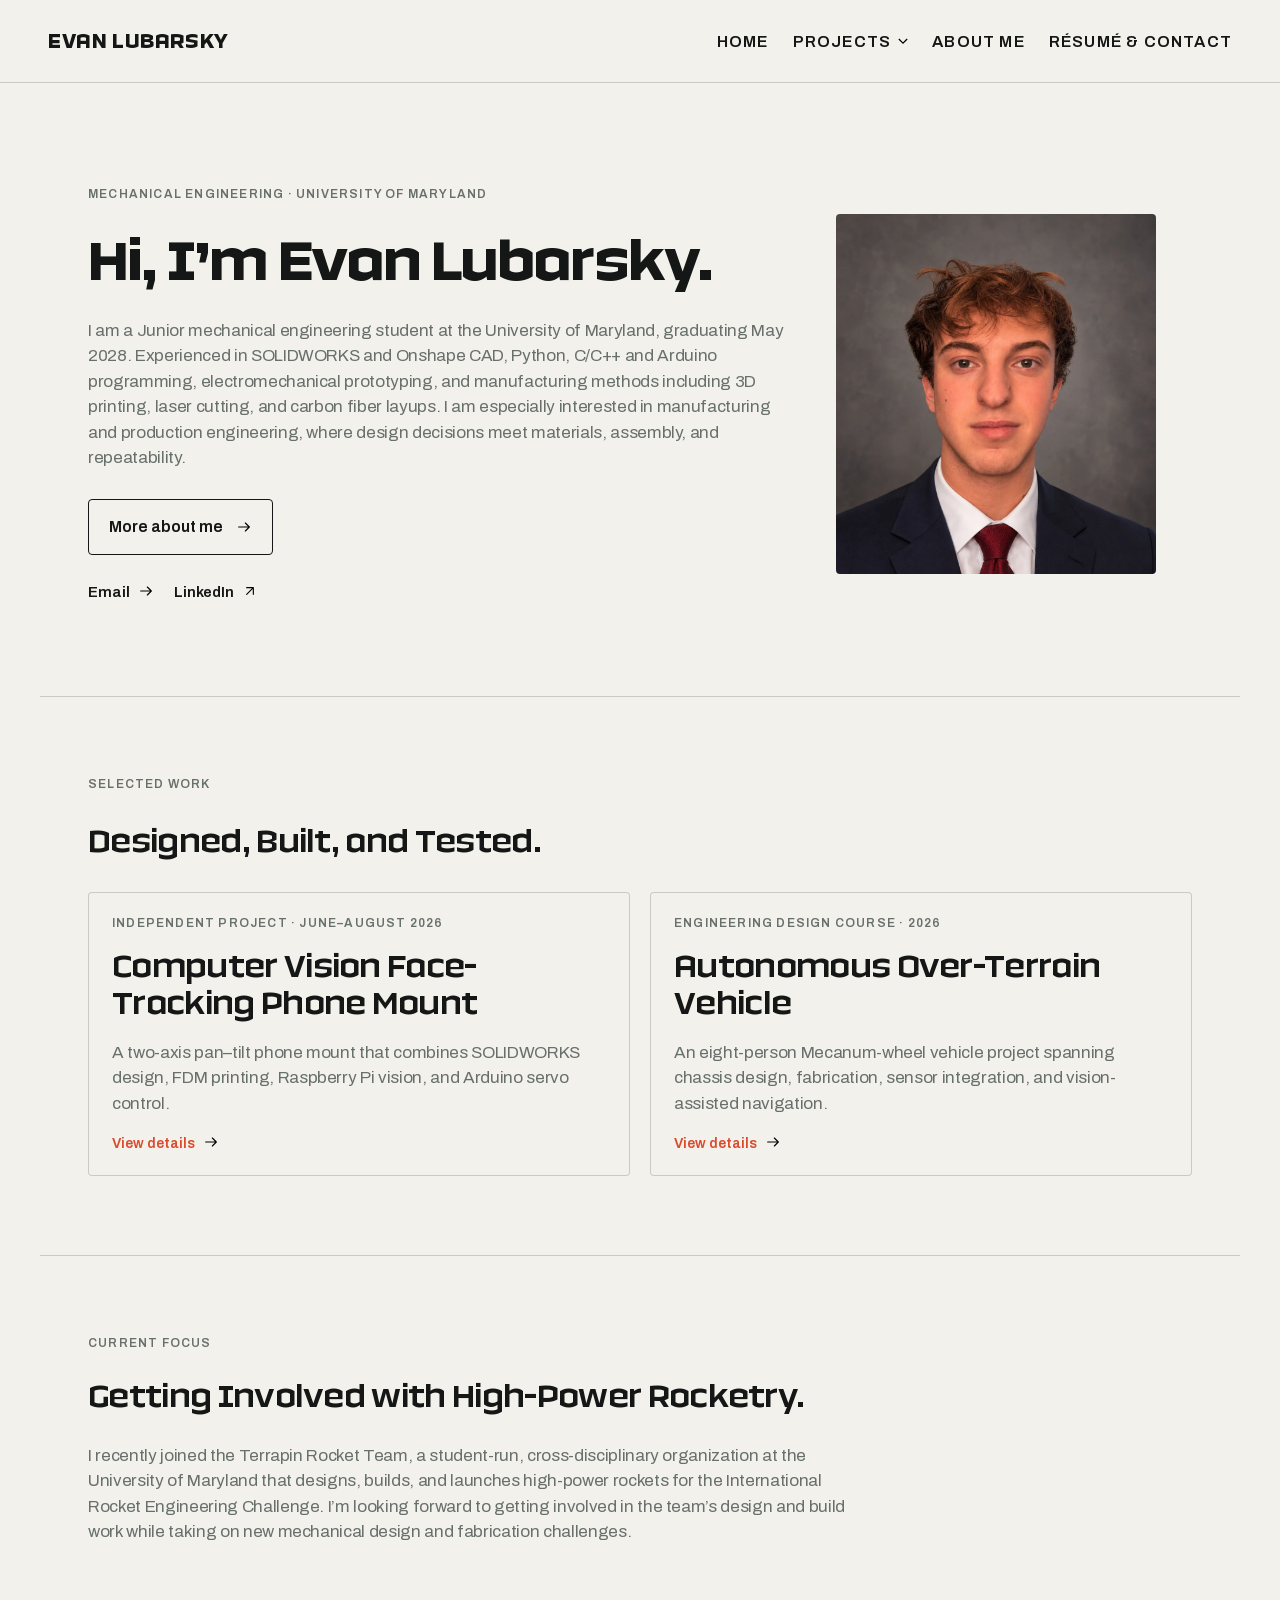
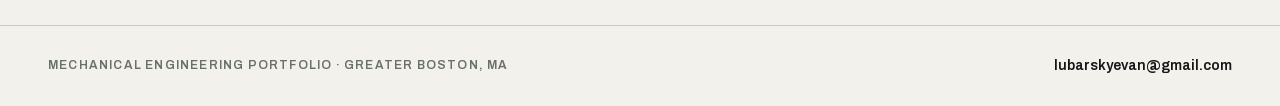
<file: index.html>
<!doctype html>
<html lang="en">
<head>
  <link rel="icon" type="image/png" href="EL.png">
  <meta charset="utf-8">
  <meta name="viewport" content="width=device-width, initial-scale=1">
  <title>Evan Lubarsky — Mechanical Engineering Portfolio</title>
  <meta name="description" content="Mechanical engineering student at the University of Maryland. Projects in CAD, manufacturing, electromechanical prototyping, and controls.">
  <link rel="stylesheet" href="/assets/styles.css?v=20261013-about">
  <script src="/assets/site.js?v=20261013-about" defer></script>
</head>
<body>
  <header class="site-nav">
    <a class="brand" href="/?v=20261013-about">EVAN LUBARSKY</a>
    <nav class="nav-links" aria-label="Main navigation">
      <a href="/?v=20261013-about">Home</a>
      <details class="projects-menu">
        <summary>Projects <svg viewBox="0 0 12 8" aria-hidden="true"><path d="m1 1 5 5 5-5"/></svg></summary>
        <div class="projects-dropdown">
          <a href="/face-tracking-phone-mount/?v=20261013-about">Computer Vision Face-Tracking Phone Mount</a>
          <a href="/autonomous-over-terrain-vehicle/?v=20261013-about">Autonomous Over-Terrain Vehicle</a>
        </div>
      </details>
      <a href="/about/">About Me</a>
      <a href="/contact/?v=20261013-about">Résumé &amp; Contact</a>
    </nav>
  </header>
  <main class="container">
    <section class="introduction">
      <div class="intro-copy">
        <p class="eyebrow">Mechanical Engineering · University of Maryland</p>
        <h1>Hi, I’m Evan Lubarsky.</h1>
        <p>I am a Junior mechanical engineering student at the University of Maryland, graduating May 2028. Experienced in SOLIDWORKS and Onshape CAD, Python, C/C++ and Arduino programming, electromechanical prototyping, and manufacturing methods including 3D printing, laser cutting, and carbon fiber layups. I am especially interested in manufacturing and production engineering, where design decisions meet materials, assembly, and repeatability.</p>
        <a class="about-button" href="/about/">More about me <svg class="link-icon" viewBox="0 0 24 24" aria-hidden="true" focusable="false"><path d="M4 12h16m-6-6 6 6-6 6"/></svg></a>
        <div class="text-links">
          <a href="mailto:lubarskyevan@gmail.com">Email <svg class="link-icon" viewBox="0 0 24 24" aria-hidden="true" focusable="false"><path d="M4 12h16m-6-6 6 6-6 6"/></svg></a>
          <a href="https://linkedin.com/in/evanlubarsky" target="_blank" rel="noopener noreferrer">LinkedIn <svg class="link-icon" viewBox="0 0 24 24" aria-hidden="true" focusable="false"><path d="M7 17 17 7M7 7h10v10"/></svg></a>
        </div>
      </div>
      <div class="placeholder portrait has-photo" data-portrait><img src="/assets/images/evan-lubarsky.webp" alt="Evan Lubarsky" width="1086" height="1448" fetchpriority="high"></div>
    </section>
    <section class="selected-work" id="work">
      <p class="eyebrow">Selected Work</p>
      <h2>Designed, Built, and Tested.</h2>
      <div class="project-grid">
        <a class="project-card" href="/face-tracking-phone-mount/?v=20261013-about">
          <p class="eyebrow">Independent Project · June–August 2026</p>
          <h2>Computer Vision Face-Tracking Phone Mount</h2>
          <p>A two-axis pan–tilt phone mount that combines SOLIDWORKS design, FDM printing, Raspberry Pi vision, and Arduino servo control.</p>
          <span class="details-link">View details <svg class="link-icon" viewBox="0 0 24 24" aria-hidden="true" focusable="false"><path d="M4 12h16m-6-6 6 6-6 6"/></svg></span>
        </a>
        <a class="project-card" href="/autonomous-over-terrain-vehicle/?v=20261013-about">
          <p class="eyebrow">Engineering Design Course · 2026</p>
          <h2>Autonomous Over-Terrain Vehicle</h2>
          <p>An eight-person Mecanum-wheel vehicle project spanning chassis design, fabrication, sensor integration, and vision-assisted navigation.</p>
          <span class="details-link">View details <svg class="link-icon" viewBox="0 0 24 24" aria-hidden="true" focusable="false"><path d="M4 12h16m-6-6 6 6-6 6"/></svg></span>
        </a>
      </div>
    </section>
    <section class="about" id="about">
      <p class="eyebrow">Current Focus</p>
      <h2>Getting Involved with High-Power Rocketry.</h2>
      <p>I recently joined the Terrapin Rocket Team, a student-run, cross-disciplinary organization at the University of Maryland that designs, builds, and launches high-power rockets for the International Rocket Engineering Challenge. I’m looking forward to getting involved in the team’s design and build work while taking on new mechanical design and fabrication challenges.</p>
    </section>
  </main>
  <footer class="site-footer">
    <p class="eyebrow">Mechanical engineering portfolio · Greater Boston, MA</p>
    <a href="mailto:lubarskyevan@gmail.com">lubarskyevan@gmail.com</a>
  </footer>
</body>
</html>
</file>
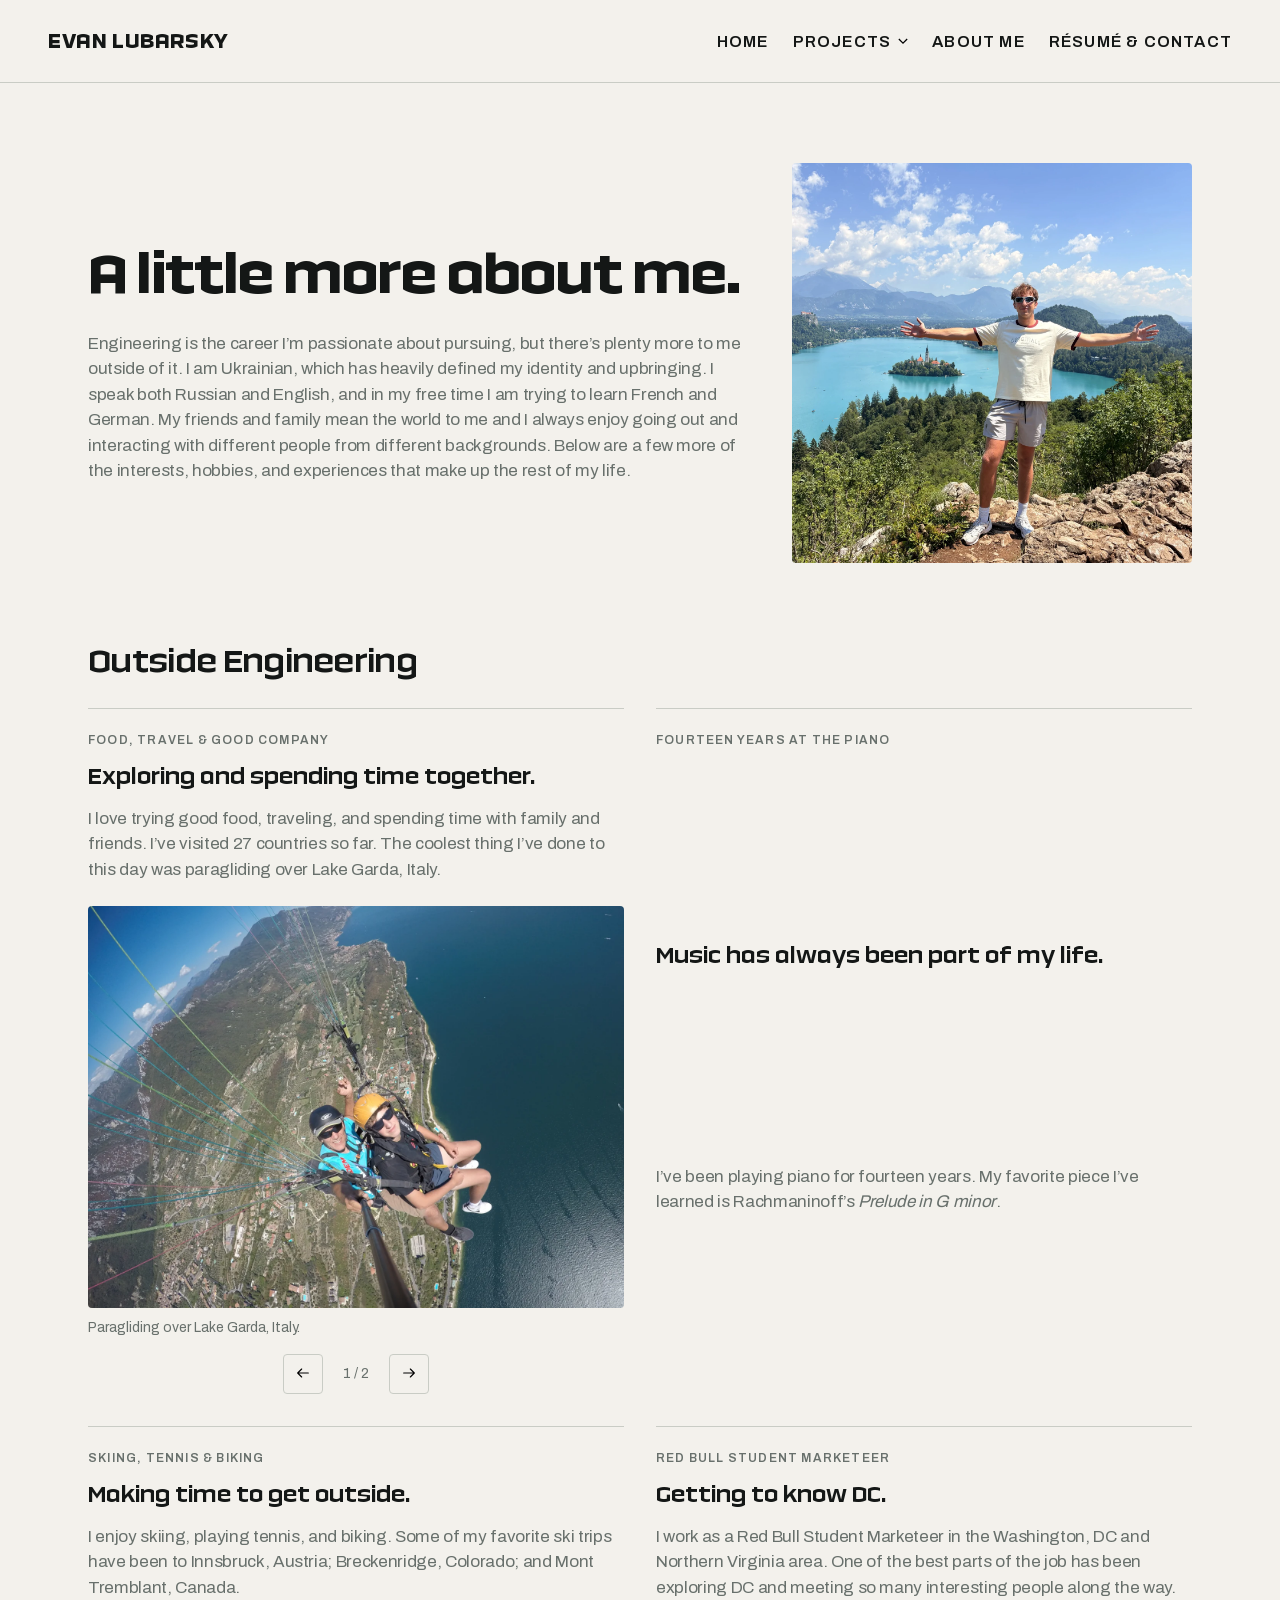
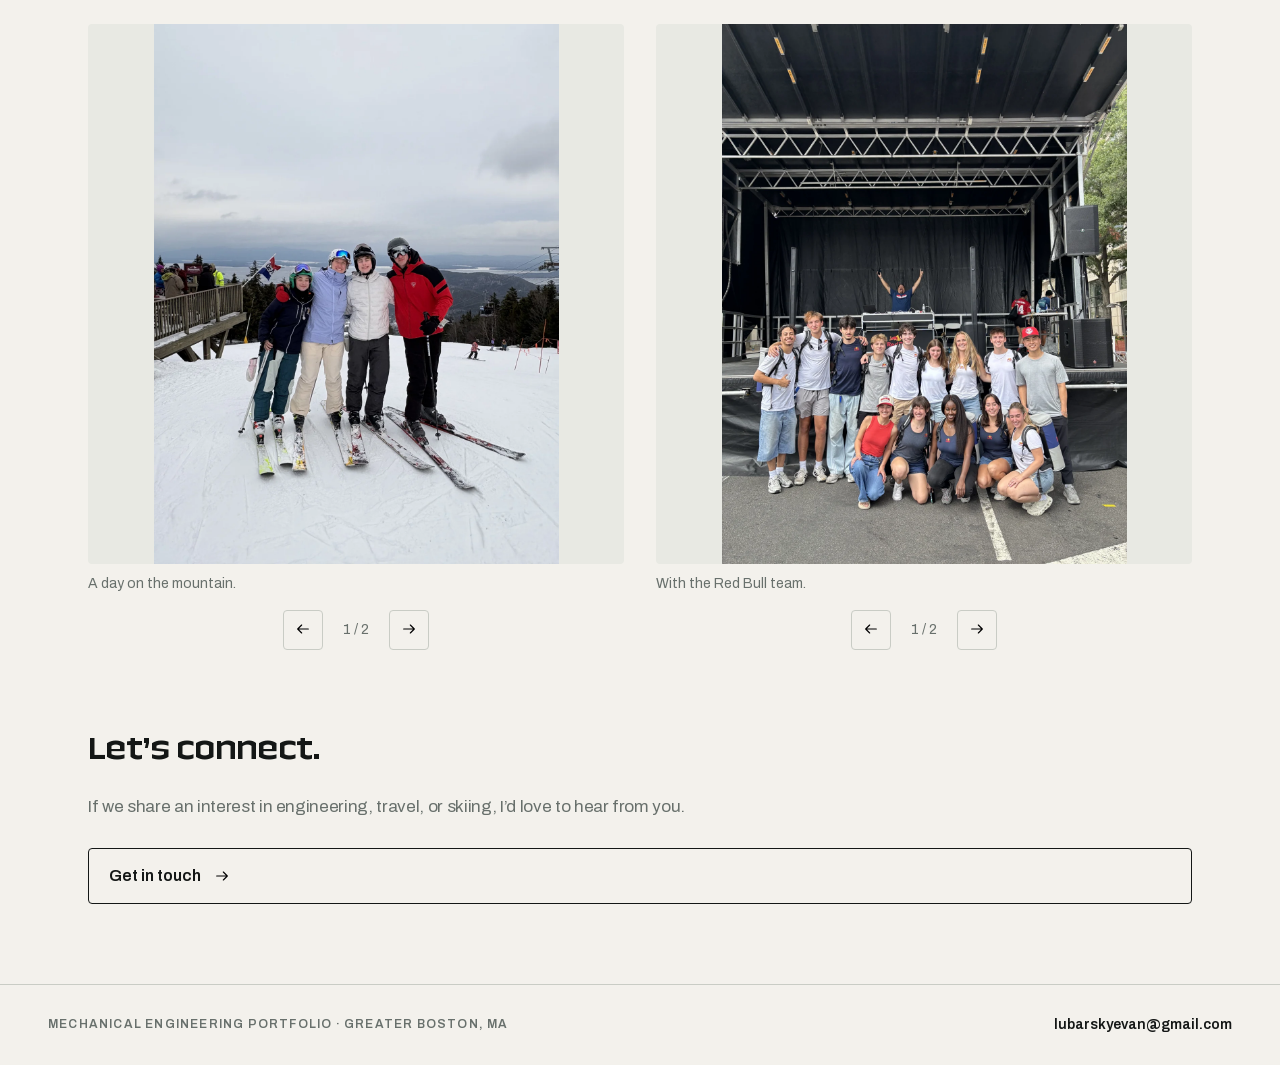
<file: about/index.html>
<!doctype html>
<html lang="en">
<head>
  <link rel="icon" type="image/png" href="/EL.png">
  <meta charset="utf-8">
  <meta name="viewport" content="width=device-width, initial-scale=1">
  <title>About Me — Evan Lubarsky</title>
  <meta name="description" content="Get to know Evan Lubarsky: Ukrainian, traveler to 27 countries, skier, cyclist, tennis player, pianist, and Red Bull Student Marketeer.">
  <link rel="stylesheet" href="/assets/styles.css?v=20261013-slides">
  <script src="/assets/site.js?v=20261013-slides" defer></script>
</head>
<body>
  <header class="site-nav">
    <a class="brand" href="/?v=20261013-slides">EVAN LUBARSKY</a>
    <nav class="nav-links" aria-label="Main navigation">
      <a href="/?v=20261013-slides">Home</a>
      <details class="projects-menu">
        <summary>Projects <svg viewBox="0 0 12 8" aria-hidden="true"><path d="m1 1 5 5 5-5"/></svg></summary>
        <div class="projects-dropdown">
          <a href="/face-tracking-phone-mount/?v=20261013-slides">Computer Vision Face-Tracking Phone Mount</a>
          <a href="/autonomous-over-terrain-vehicle/?v=20261013-slides">Autonomous Over-Terrain Vehicle</a>
        </div>
      </details>
      <a href="/about/">About Me</a>
      <a href="/contact/?v=20261013-slides">Résumé &amp; Contact</a>
    </nav>
  </header>
  <main class="container about-page">
<section class="about-lead"><div><h1>A little more about me.</h1><p>Engineering is the career I’m passionate about pursuing, but there’s plenty more to me outside of it. I am Ukrainian, which has heavily defined my identity and upbringing. I speak both Russian and English, and in my free time I am trying to learn French and German. My friends and family mean the world to me and I always enjoy going out and interacting with different people from different backgrounds. Below are a few more of the interests, hobbies, and experiences that make up the rest of my life.</p></div><img src="/assets/images/about/evan-travel.webp" alt="Evan overlooking a lake and mountains while traveling" width="1400" height="1400"></section>
<section class="personal-stories"><h2>Outside Engineering</h2><div class="personal-grid">
<article><p class="eyebrow">Food, travel &amp; good company</p><h3>Exploring and spending time together.</h3><p>I love trying good food, traveling, and spending time with family and friends. I’ve visited 27 countries so far. The coolest thing I’ve done to this day was paragliding over Lake Garda, Italy.</p><div class="personal-slideshow" data-slideshow aria-label="Travel photos" tabindex="0"><figure><a href="/assets/images/about/lake-garda-paragliding.webp" target="_blank" rel="noopener" aria-label="Open Paragliding over Lake Garda, Italy."><img src="/assets/images/about/lake-garda-paragliding.webp" alt="Tandem paragliding above Lake Garda and its shoreline" loading="lazy"></a><figcaption>Paragliding over Lake Garda, Italy.</figcaption></figure><figure><a href="/assets/images/about/travel-meal.webp" target="_blank" rel="noopener" aria-label="Open Good food and good company while traveling."><img src="/assets/images/about/travel-meal.webp" alt="Sharing a meal with others beside the sea" loading="lazy"></a><figcaption>Good food and good company while traveling.</figcaption></figure><div class="slideshow-controls" hidden><button type="button" data-slide-prev aria-label="Previous travel photo"><svg class="link-icon" viewBox="0 0 24 24" aria-hidden="true"><path d="M20 12H4m6-6-6 6 6 6"/></svg></button><span data-slide-count aria-live="polite"></span><button type="button" data-slide-next aria-label="Next travel photo"><svg class="link-icon" viewBox="0 0 24 24" aria-hidden="true"><path d="M4 12h16m-6-6 6 6-6 6"/></svg></button></div></div></article>
<article><p class="eyebrow">Fourteen years at the piano</p><h3>Music has always been part of my life.</h3><p>I’ve been playing piano for fourteen years. My favorite piece I’ve learned is Rachmaninoff’s <em>Prelude in G minor</em>.</p><div class="personal-slideshow" data-slideshow hidden aria-label="Personal photos"></div></article>
<article><p class="eyebrow">Skiing, tennis &amp; biking</p><h3>Making time to get outside.</h3><p>I enjoy skiing, playing tennis, and biking. Some of my favorite ski trips have been to Innsbruck, Austria; Breckenridge, Colorado; and Mont Tremblant, Canada.</p><div class="personal-slideshow" data-slideshow aria-label="Skiing photos" tabindex="0"><figure><a href="/assets/images/about/ski-group.webp" target="_blank" rel="noopener" aria-label="Open A day on the mountain."><img src="/assets/images/about/ski-group.webp" alt="Four skiers posing together on a snowy mountain" loading="lazy"></a><figcaption>A day on the mountain.</figcaption></figure><figure><a href="/assets/images/about/ski-slope.webp" target="_blank" rel="noopener" aria-label="Open Out on the slopes."><img src="/assets/images/about/ski-slope.webp" alt="Two skiers looking over a snow-covered forest" loading="lazy"></a><figcaption>Out on the slopes.</figcaption></figure><div class="slideshow-controls" hidden><button type="button" data-slide-prev aria-label="Previous skiing photo"><svg class="link-icon" viewBox="0 0 24 24" aria-hidden="true"><path d="M20 12H4m6-6-6 6 6 6"/></svg></button><span data-slide-count aria-live="polite"></span><button type="button" data-slide-next aria-label="Next skiing photo"><svg class="link-icon" viewBox="0 0 24 24" aria-hidden="true"><path d="M4 12h16m-6-6 6 6-6 6"/></svg></button></div></div></article>
<article><p class="eyebrow">Red Bull Student Marketeer</p><h3>Getting to know DC.</h3><p>I work as a Red Bull Student Marketeer in the Washington, DC and Northern Virginia area. One of the best parts of the job has been exploring DC and meeting so many interesting people along the way.</p><div class="personal-slideshow" data-slideshow aria-label="Red Bull photos" tabindex="0"><figure><a href="/assets/images/about/red-bull-team.webp" target="_blank" rel="noopener" aria-label="Open Red Bull team photo"><img src="/assets/images/about/red-bull-team.webp" alt="Red Bull Student Marketeer team posing together in front of an outdoor stage" loading="lazy" width="1200" height="1600"></a><figcaption>With the Red Bull team.</figcaption></figure><figure><a href="/assets/images/about/red-bull-dc-bike-ride.webp" target="_blank" rel="noopener" aria-label="Open DC Bike Ride photo"><img src="/assets/images/about/red-bull-dc-bike-ride.webp" alt="Two Red Bull Student Marketeers at DC Bike Ride" loading="lazy" width="1200" height="1800"></a><figcaption>At DC Bike Ride.</figcaption></figure><div class="slideshow-controls" hidden><button type="button" data-slide-prev aria-label="Previous Red Bull photo"><svg class="link-icon" viewBox="0 0 24 24" aria-hidden="true"><path d="M20 12H4m6-6-6 6 6 6"/></svg></button><span data-slide-count aria-live="polite"></span><button type="button" data-slide-next aria-label="Next Red Bull photo"><svg class="link-icon" viewBox="0 0 24 24" aria-hidden="true"><path d="M4 12h16m-6-6 6 6-6 6"/></svg></button></div></div></article>
</div></section>
<section class="personal-stories"><h2>Let’s connect.</h2><p>If we share an interest in engineering, travel, or skiing, I’d love to hear from you.</p><a class="about-button" href="/contact/">Get in touch <svg class="link-icon" viewBox="0 0 24 24" aria-hidden="true" focusable="false"><path d="M4 12h16m-6-6 6 6-6 6"/></svg></a></section>
</main>
  <footer class="site-footer">
    <p class="eyebrow">Mechanical engineering portfolio · Greater Boston, MA</p>
    <a href="mailto:lubarskyevan@gmail.com">lubarskyevan@gmail.com</a>
  </footer>
</body>
</html>
</file>
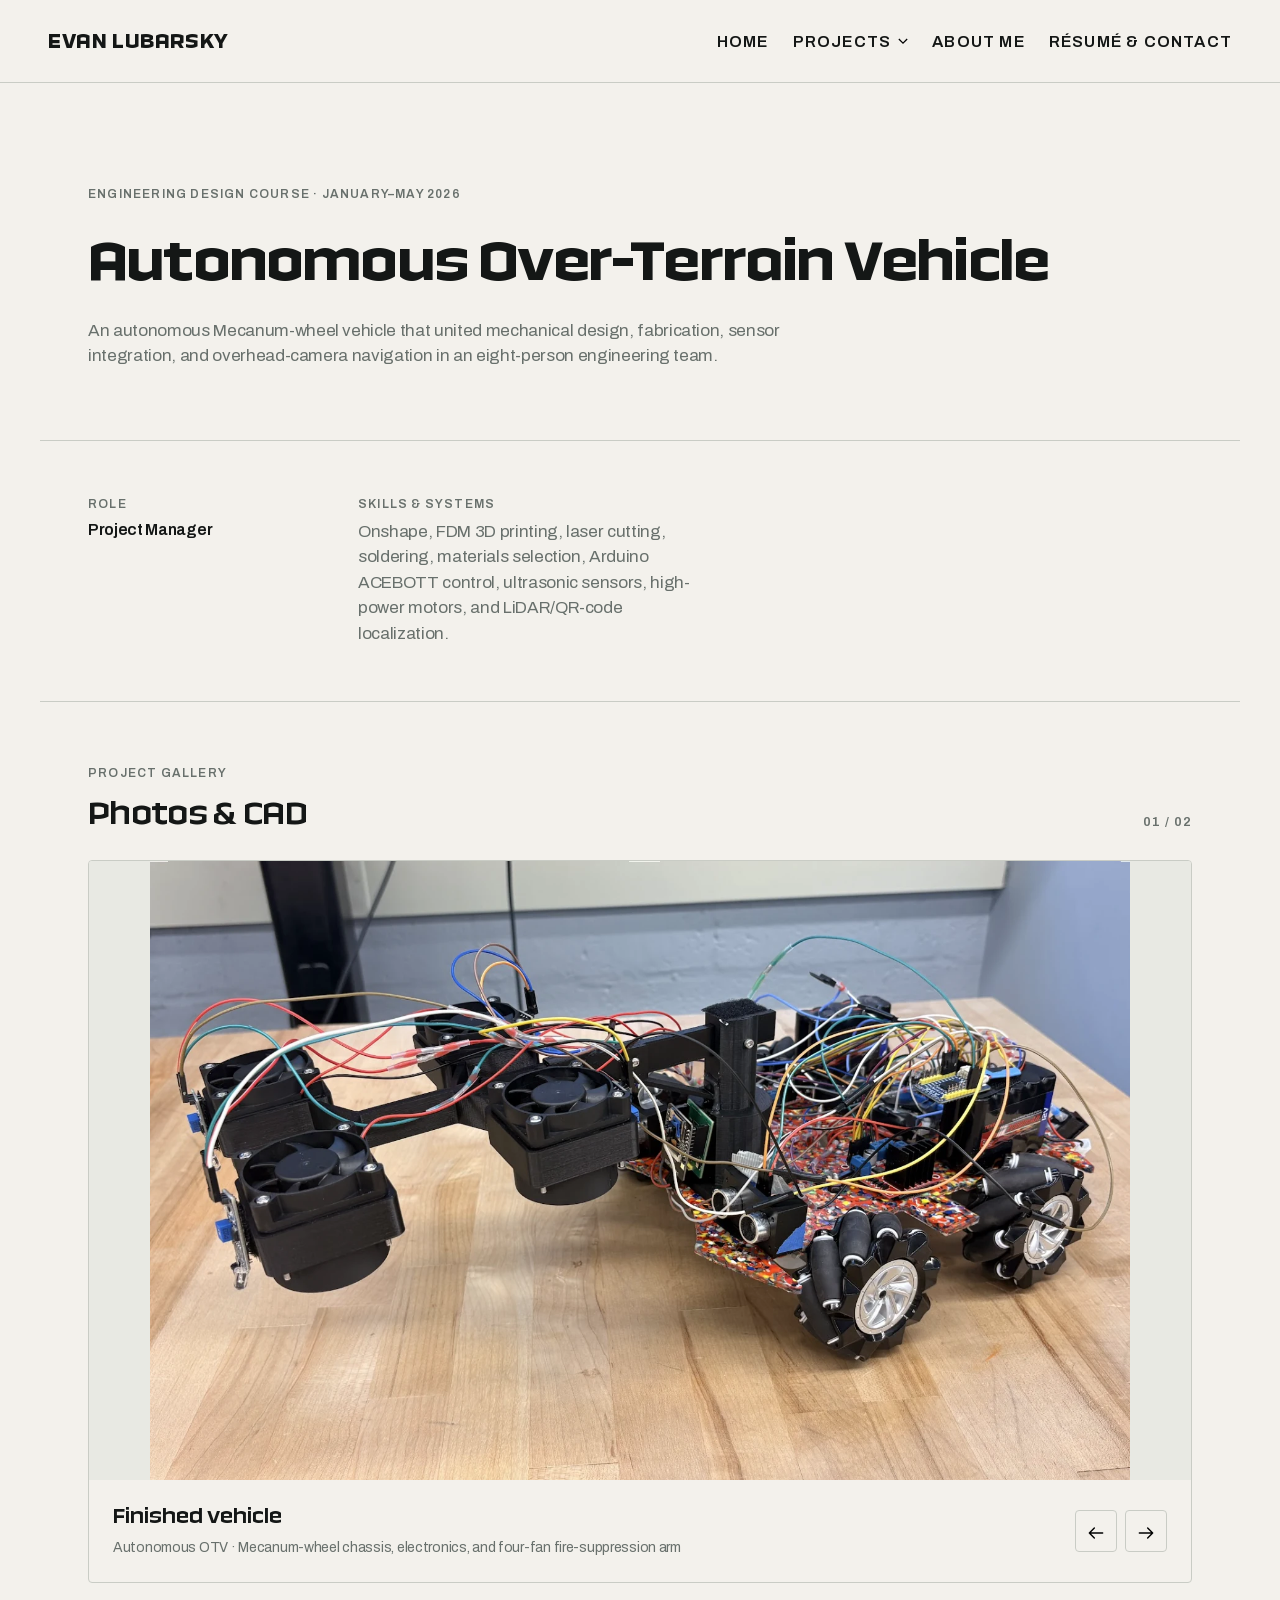
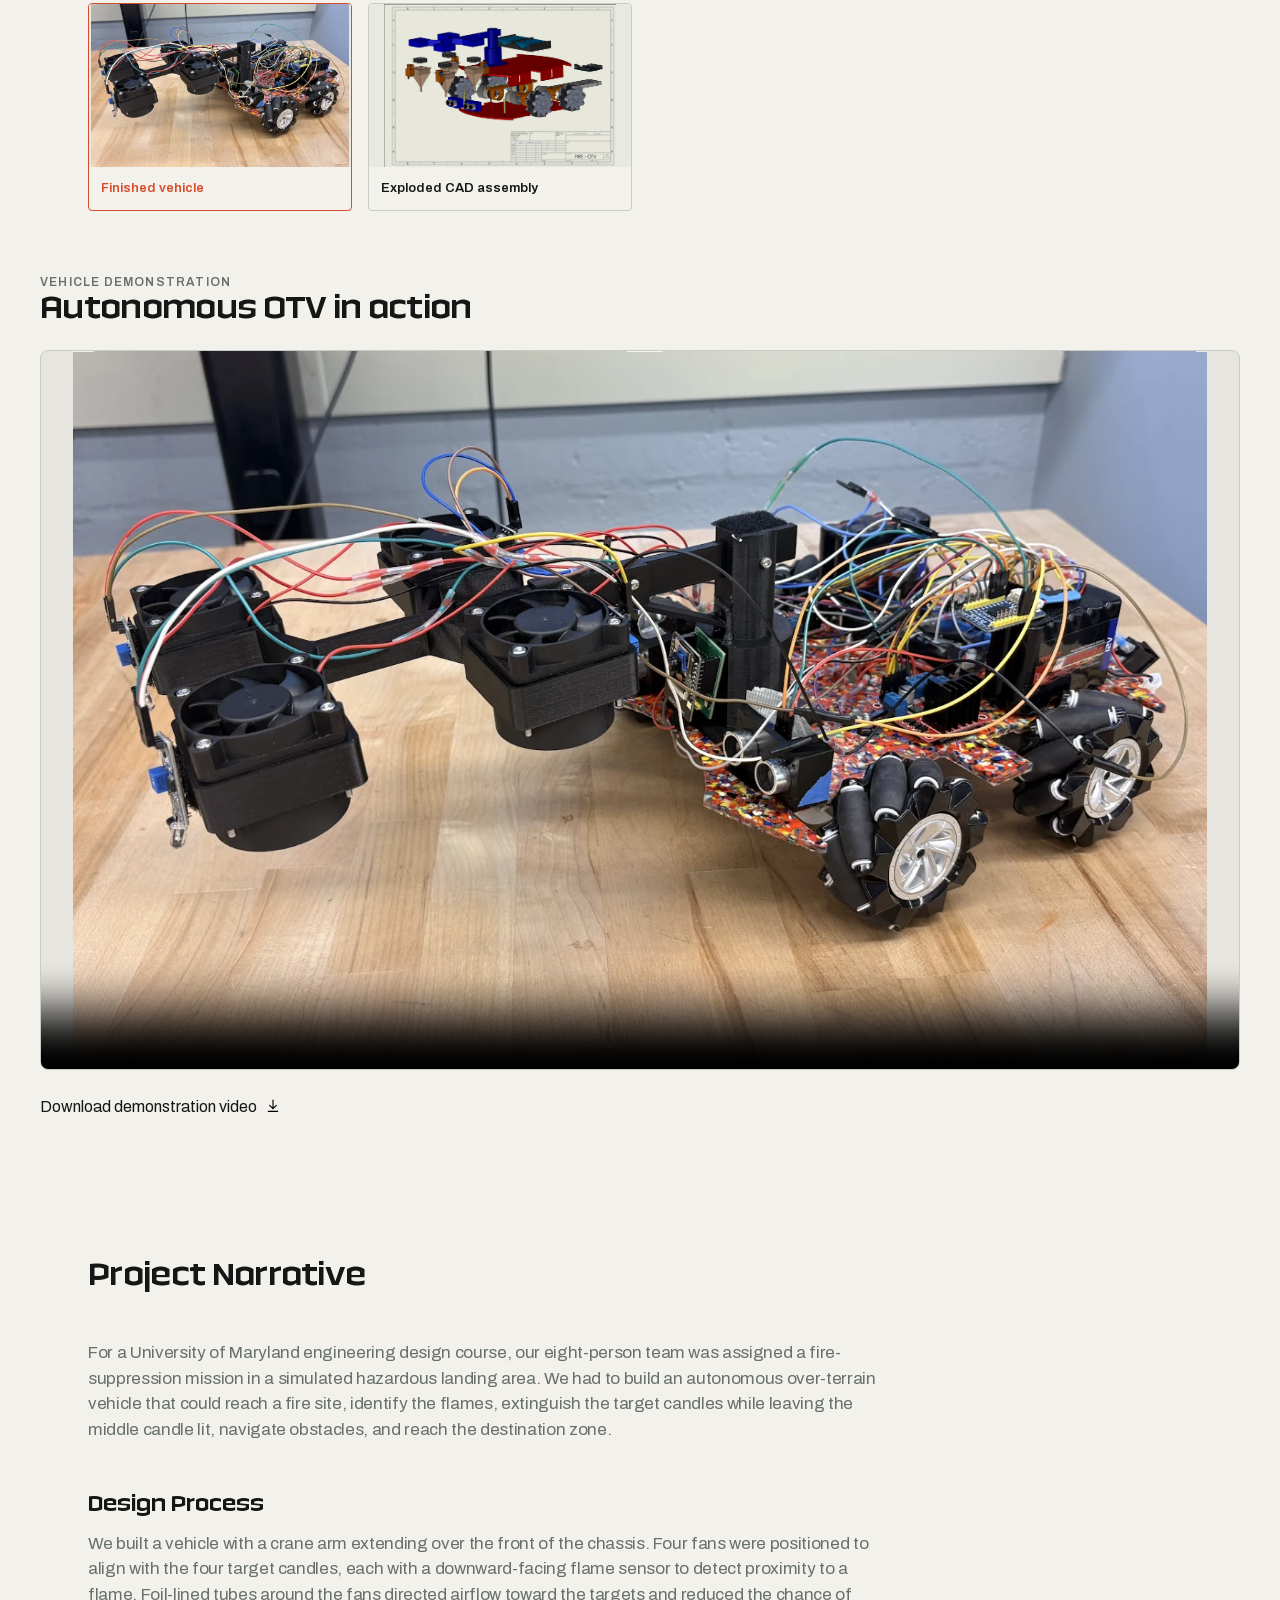
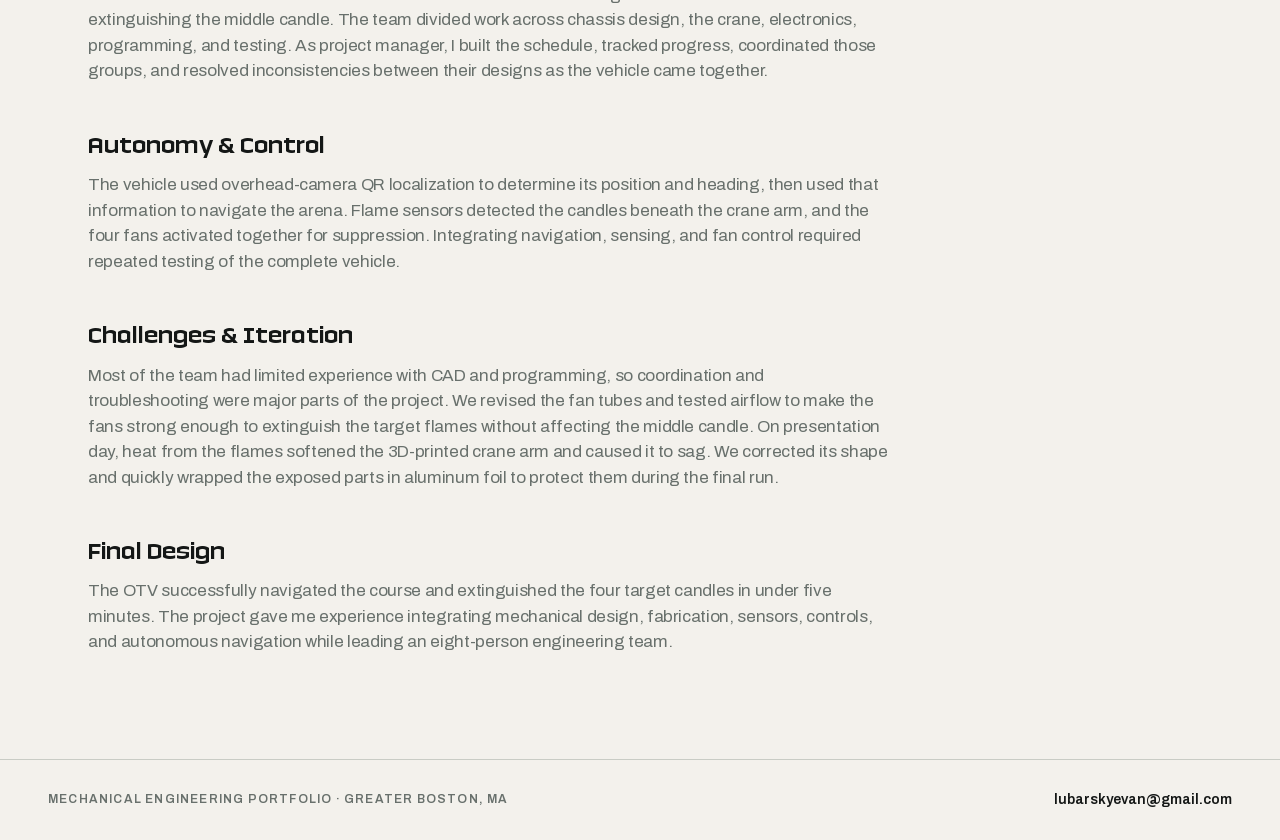
<file: autonomous-over-terrain-vehicle/index.html>
<!doctype html>
<html lang="en">
<head>
  <link rel="icon" type="image/png" href="EL.png">
  <meta charset="utf-8">
  <meta name="viewport" content="width=device-width, initial-scale=1">
  <title>Autonomous Over-Terrain Vehicle — Evan Lubarsky</title>
  <meta name="description" content="An autonomous Mecanum-wheel vehicle that united mechanical design, fabrication, sensor integration, and overhead-camera navigation in an eight-person engineering team.">
  <link rel="stylesheet" href="/assets/styles.css?v=20261008-icons">
  <script src="/assets/site.js?v=20261008-icons" defer></script>
</head>
<body>
  <header class="site-nav">
    <a class="brand" href="/?v=20261008-icons">EVAN LUBARSKY</a>
    <nav class="nav-links" aria-label="Main navigation">
      <a href="/?v=20261008-icons">Home</a>
      <details class="projects-menu">
        <summary>Projects <svg viewBox="0 0 12 8" aria-hidden="true"><path d="m1 1 5 5 5-5"/></svg></summary>
        <div class="projects-dropdown">
          <a href="/face-tracking-phone-mount/?v=20261008-icons">Computer Vision Face-Tracking Phone Mount</a>
          <a href="/autonomous-over-terrain-vehicle/?v=20261008-icons">Autonomous Over-Terrain Vehicle</a>
        </div>
      </details>
      <a href="/about/">About Me</a>
      <a href="/contact/?v=20261008-icons">Résumé &amp; Contact</a>
    </nav>
  </header>
  <main class="container">
    <section class="project-cover">
      <p class="eyebrow">Engineering Design Course · January–May 2026</p>
      <h1>Autonomous Over-Terrain Vehicle</h1>
      <p>An autonomous Mecanum-wheel vehicle that united mechanical design, fabrication, sensor integration, and overhead-camera navigation in an eight-person engineering team.</p>
    </section>
    <dl class="project-details">
      <div><dt class="eyebrow">Role</dt><dd class="role-value">Project Manager</dd></div>
      <div class="systems"><dt class="eyebrow">Skills &amp; Systems</dt><dd>Onshape, FDM 3D printing, laser cutting, soldering, materials selection, Arduino ACEBOTT control, ultrasonic sensors, high-power motors, and LiDAR/QR-code localization.</dd></div>
    </dl>
    <section class="gallery" data-gallery="autonomous-over-terrain-vehicle" aria-label="Autonomous Over-Terrain Vehicle photos and CAD">
      <div class="gallery-heading"><div><p class="eyebrow">Project Gallery</p><h2>Photos &amp; CAD</h2></div><p class="gallery-count" aria-live="polite">01 / 02</p></div>
      <div class="gallery-stage">
        <div class="gallery-visual" data-visual><svg viewBox="0 0 64 64" fill="none" aria-hidden="true"><rect x="9" y="13" width="46" height="38" rx="3"/><circle cx="23" cy="25" r="4"/><path d="m10 44 14-12 10 9 8-7 12 11"/></svg><span class="eyebrow">Photo</span></div>
        <div class="gallery-caption"><div><h3 data-gallery-title>Finished vehicle</h3><p data-gallery-caption>Autonomous OTV · Mecanum-wheel chassis, electronics, and four-fan fire-suppression arm</p></div><div class="gallery-arrows"><button type="button" data-gallery-prev aria-label="Previous gallery item"><svg class="link-icon" viewBox="0 0 24 24" aria-hidden="true" focusable="false"><path d="M20 12H4m6-6-6 6 6 6"/></svg></button><button type="button" data-gallery-next aria-label="Next gallery item"><svg class="link-icon" viewBox="0 0 24 24" aria-hidden="true" focusable="false"><path d="M4 12h16m-6-6 6 6-6 6"/></svg></button></div></div>
      </div>
      <div class="gallery-thumbnails" aria-label="Choose a photo or CAD view">
        <button type="button" class="gallery-thumb is-selected" aria-pressed="true" data-src="/assets/images/otv/prototype.webp" data-kind="photo" data-title="Finished vehicle" data-caption="Autonomous OTV · Mecanum-wheel chassis, electronics, and four-fan fire-suppression arm"><span class="thumb-visual"><svg viewBox="0 0 64 64" fill="none" aria-hidden="true"><rect x="9" y="13" width="46" height="38" rx="3"/><circle cx="23" cy="25" r="4"/><path d="m10 44 14-12 10 9 8-7 12 11"/></svg><span class="eyebrow">Photo</span></span><span class="thumb-title">Finished vehicle</span></button>
        <button type="button" class="gallery-thumb" aria-pressed="false" data-src="/assets/images/otv/exploded-view.webp" data-kind="cad" data-title="Exploded CAD assembly" data-caption="FIRE – OTV · Chassis plates, drivetrain, suppression arm, fan ducts, and sensor mounts"><span class="thumb-visual"><svg viewBox="0 0 64 64" fill="none" aria-hidden="true"><path d="m32 7 23 13v25L32 58 9 45V20L32 7Z M9 20l23 13 23-13 M32 33v25 M20 14l23 13v25"/></svg><span class="eyebrow">CAD</span></span><span class="thumb-title">Exploded CAD assembly</span></button>
      </div>
      <noscript><p class="gallery-note">Enable JavaScript to browse the gallery.</p></noscript>
    </section>
<section class="project-demo"><p class="eyebrow">Vehicle Demonstration</p><h2>Autonomous OTV in action</h2><video controls playsinline preload="metadata" poster="/assets/images/otv/prototype.webp"><source src="/assets/videos/otv-demo.mp4" type="video/mp4">Your browser cannot play this video. <a href="/assets/videos/otv-demo.mp4">Download the demonstration</a>.</video><a href="/assets/videos/otv-demo.mp4" download>Download demonstration video <svg class="link-icon" viewBox="0 0 24 24" aria-hidden="true" focusable="false"><path d="M12 3v13m-5-5 5 5 5-5M5 20h14"/></svg></a></section>

    <section class="narrative">
      <h2>Project Narrative</h2>
      <p>For a University of Maryland engineering design course, our eight-person team was assigned a fire-suppression mission in a simulated hazardous landing area. We had to build an autonomous over-terrain vehicle that could reach a fire site, identify the flames, extinguish the target candles while leaving the middle candle lit, navigate obstacles, and reach the destination zone.</p>
      <section>
        <h3>Design Process</h3>
        <p>We built a vehicle with a crane arm extending over the front of the chassis. Four fans were positioned to align with the four target candles, each with a downward-facing flame sensor to detect proximity to a flame. Foil-lined tubes around the fans directed airflow toward the targets and reduced the chance of extinguishing the middle candle. The team divided work across chassis design, the crane, electronics, programming, and testing. As project manager, I built the schedule, tracked progress, coordinated those groups, and resolved inconsistencies between their designs as the vehicle came together.</p>
      </section>
      <section>
        <h3>Autonomy &amp; Control</h3>
        <p>The vehicle used overhead-camera QR localization to determine its position and heading, then used that information to navigate the arena. Flame sensors detected the candles beneath the crane arm, and the four fans activated together for suppression. Integrating navigation, sensing, and fan control required repeated testing of the complete vehicle.</p>
      </section>
      <section>
        <h3>Challenges &amp; Iteration</h3>
        <p>Most of the team had limited experience with CAD and programming, so coordination and troubleshooting were major parts of the project. We revised the fan tubes and tested airflow to make the fans strong enough to extinguish the target flames without affecting the middle candle. On presentation day, heat from the flames softened the 3D-printed crane arm and caused it to sag. We corrected its shape and quickly wrapped the exposed parts in aluminum foil to protect them during the final run.</p>
      </section>
      <section>
        <h3>Final Design</h3>
        <p>The OTV successfully navigated the course and extinguished the four target candles in under five minutes. The project gave me experience integrating mechanical design, fabrication, sensors, controls, and autonomous navigation while leading an eight-person engineering team.</p>
      </section>
    </section>
  </main>
  <footer class="site-footer">
    <p class="eyebrow">Mechanical engineering portfolio · Greater Boston, MA</p>
    <a href="mailto:lubarskyevan@gmail.com">lubarskyevan@gmail.com</a>
  </footer>
</body>
</html>
</file>
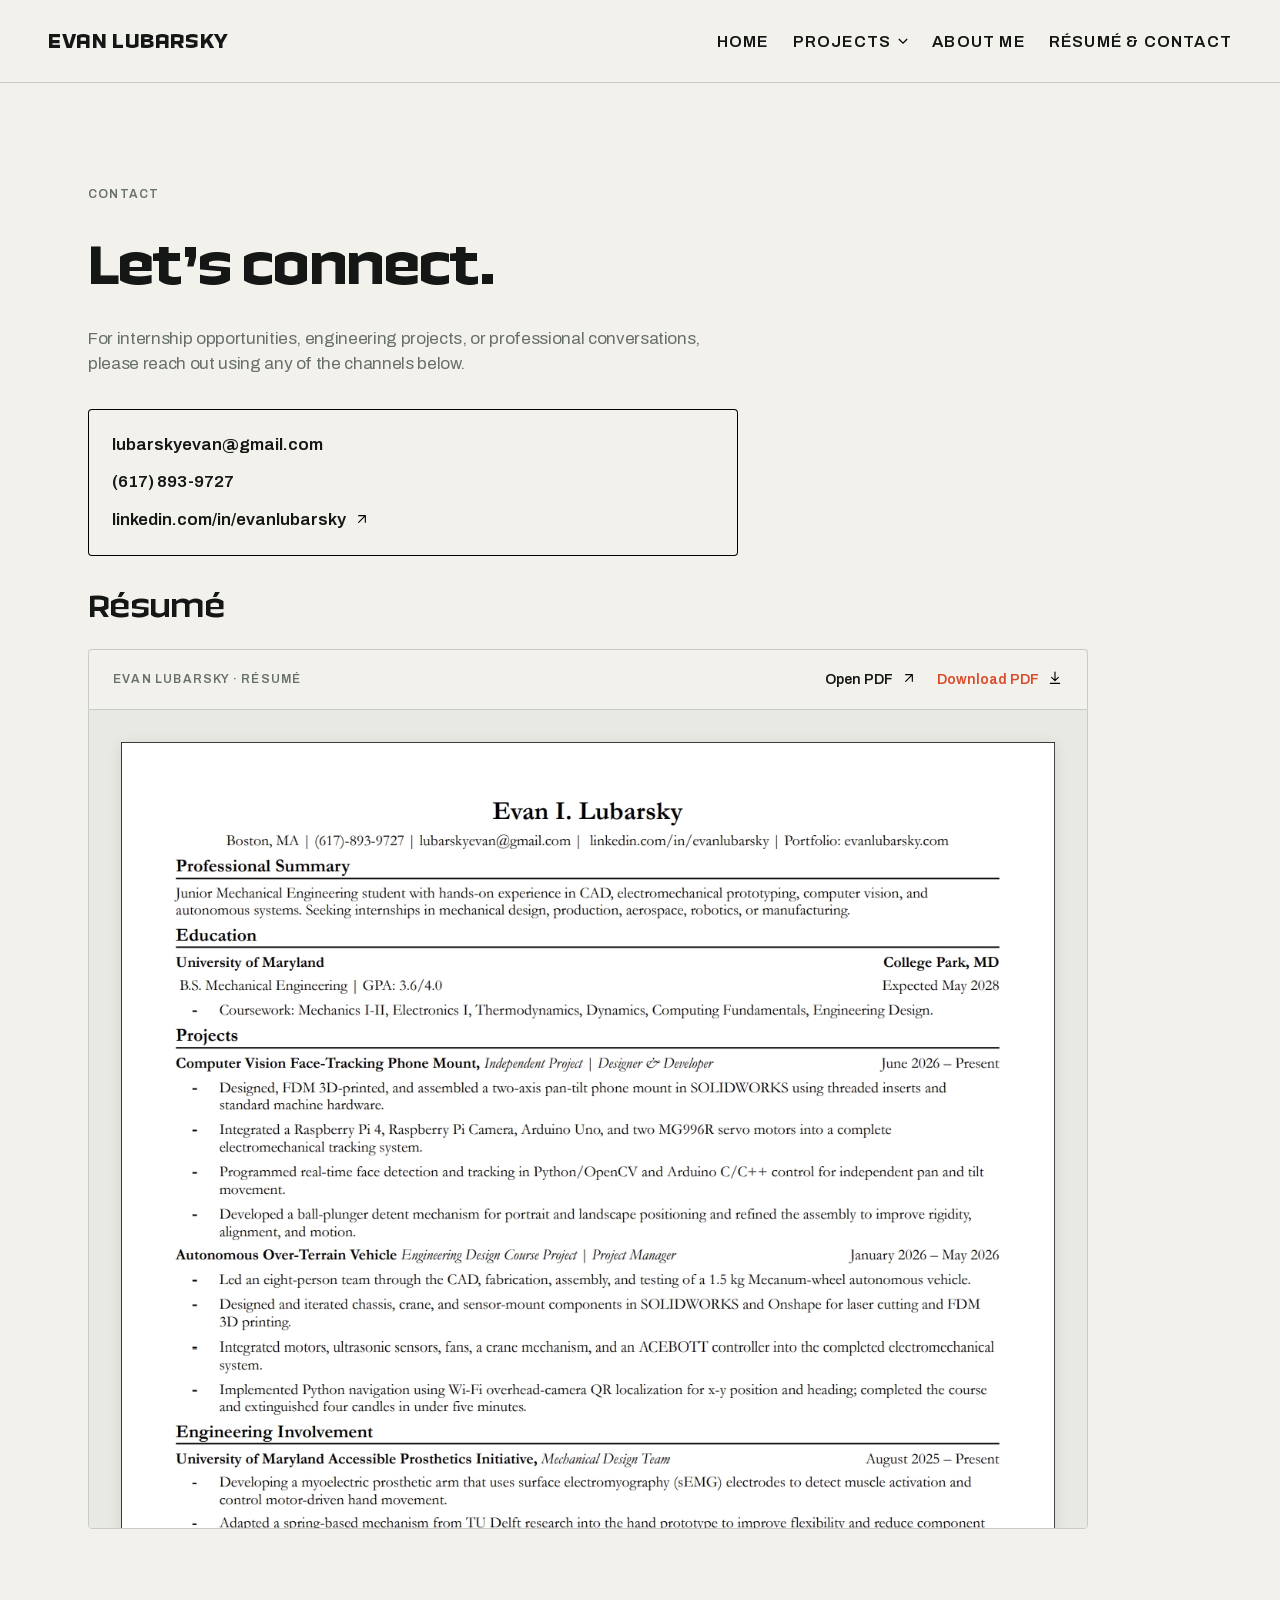
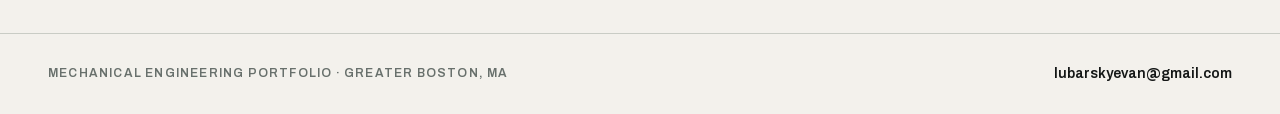
<file: contact/index.html>
<!doctype html>
<html lang="en">
<head>
  <link rel="icon" type="image/png" href="EL.png">
  <meta charset="utf-8">
  <meta name="viewport" content="width=device-width, initial-scale=1">
  <title>Contact — Evan Lubarsky</title>
  <meta name="description" content="Contact Evan Lubarsky for mechanical engineering internship opportunities, projects, and professional conversations. View and download his résumé.">
  <link rel="stylesheet" href="/assets/styles.css?v=20261008-icons">
  <script src="/assets/site.js?v=20261008-icons" defer></script>
</head>
<body>
  <header class="site-nav">
    <a class="brand" href="/?v=20261008-icons">EVAN LUBARSKY</a>
    <nav class="nav-links" aria-label="Main navigation">
      <a href="/?v=20261008-icons">Home</a>
      <details class="projects-menu">
        <summary>Projects <svg viewBox="0 0 12 8" aria-hidden="true"><path d="m1 1 5 5 5-5"/></svg></summary>
        <div class="projects-dropdown">
          <a href="/face-tracking-phone-mount/?v=20261008-icons">Computer Vision Face-Tracking Phone Mount</a>
          <a href="/autonomous-over-terrain-vehicle/?v=20261008-icons">Autonomous Over-Terrain Vehicle</a>
        </div>
      </details>
      <a href="/about/">About Me</a>
      <a href="/contact/?v=20261008-icons">Résumé &amp; Contact</a>
    </nav>
  </header>
  <main class="container">
    <section class="contact">
      <p class="eyebrow">Contact</p>
      <h1>Let’s connect.</h1>
      <p>For internship opportunities, engineering projects, or professional conversations, please reach out using any of the channels below.</p>
      <div class="contact-details">
        <a href="mailto:lubarskyevan@gmail.com">lubarskyevan@gmail.com</a>
        <a href="tel:+16178939727">(617) 893-9727</a>
        <a href="https://linkedin.com/in/evanlubarsky" target="_blank" rel="noopener noreferrer">linkedin.com/in/evanlubarsky <svg class="link-icon" viewBox="0 0 24 24" aria-hidden="true" focusable="false"><path d="M7 17 17 7M7 7h10v10"/></svg></a>
      </div>
      <section class="resume-preview">
        <h2>Résumé</h2>
        <div class="resume-toolbar"><span class="eyebrow">Evan Lubarsky · Résumé</span><div><a href="/assets/documents/10.09.2026 RESUME.pdf" target="_blank" rel="noopener noreferrer">Open PDF <svg class="link-icon" viewBox="0 0 24 24" aria-hidden="true" focusable="false"><path d="M7 17 17 7M7 7h10v10"/></svg></a><a class="resume-download" href="/assets/documents/10.09.2026 RESUME.pdf" download="10.09.2026 RESUME.pdf">Download PDF <svg class="link-icon" viewBox="0 0 24 24" aria-hidden="true" focusable="false"><path d="M12 3v13m-5-5 5 5 5-5M5 20h14"/></svg></a></div></div>
        <div class="resume-box"><a href="/assets/documents/10.09.2026 RESUME.pdf" target="_blank" rel="noopener noreferrer" aria-label="Open Evan Lubarsky’s résumé PDF"><img src="/assets/documents/Evan_Lubarsky_Res_Pre.webp" alt="Evan Lubarsky’s one-page résumé, including education, engineering projects, experience, and skills" width="1391" height="1800"></a></div>
      </section>
    </section>
  </main>
  <footer class="site-footer">
    <p class="eyebrow">Mechanical engineering portfolio · Greater Boston, MA</p>
    <a href="mailto:lubarskyevan@gmail.com">lubarskyevan@gmail.com</a>
  </footer>
</body>
</html>
</file>
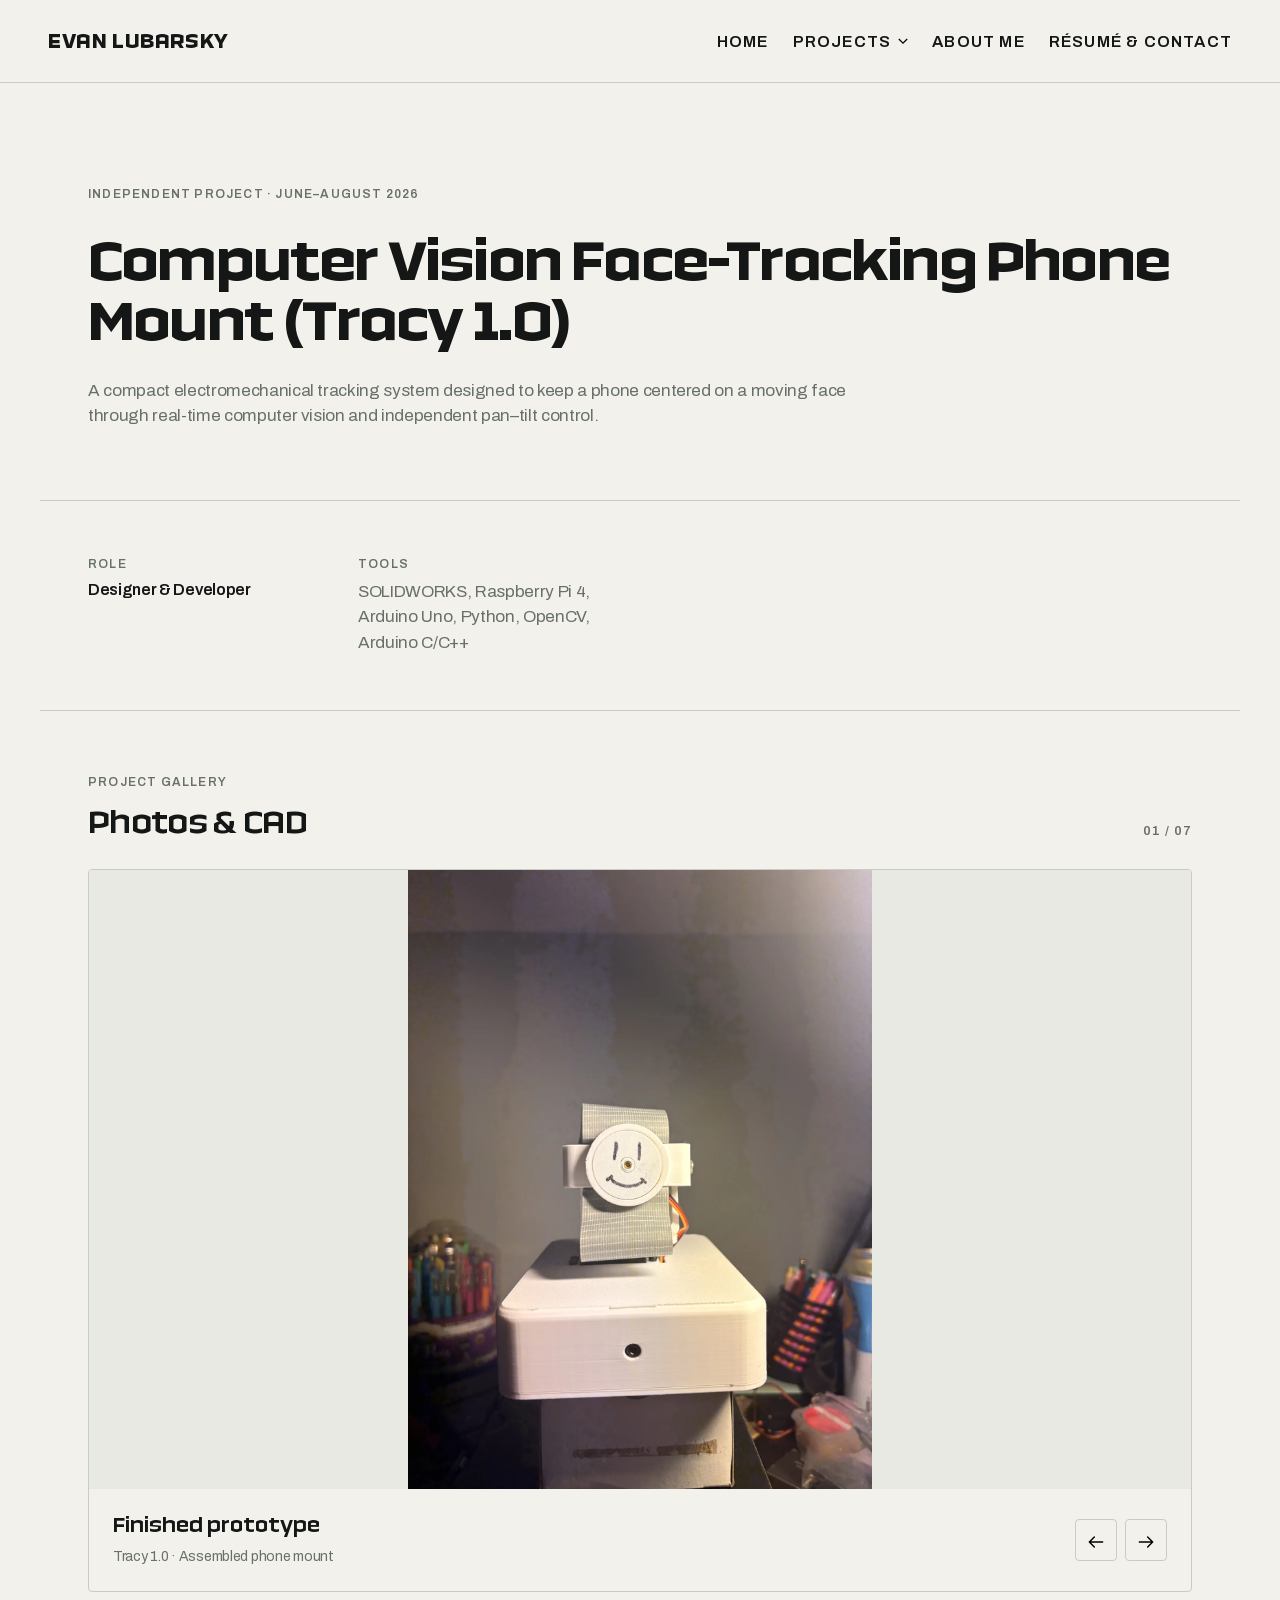
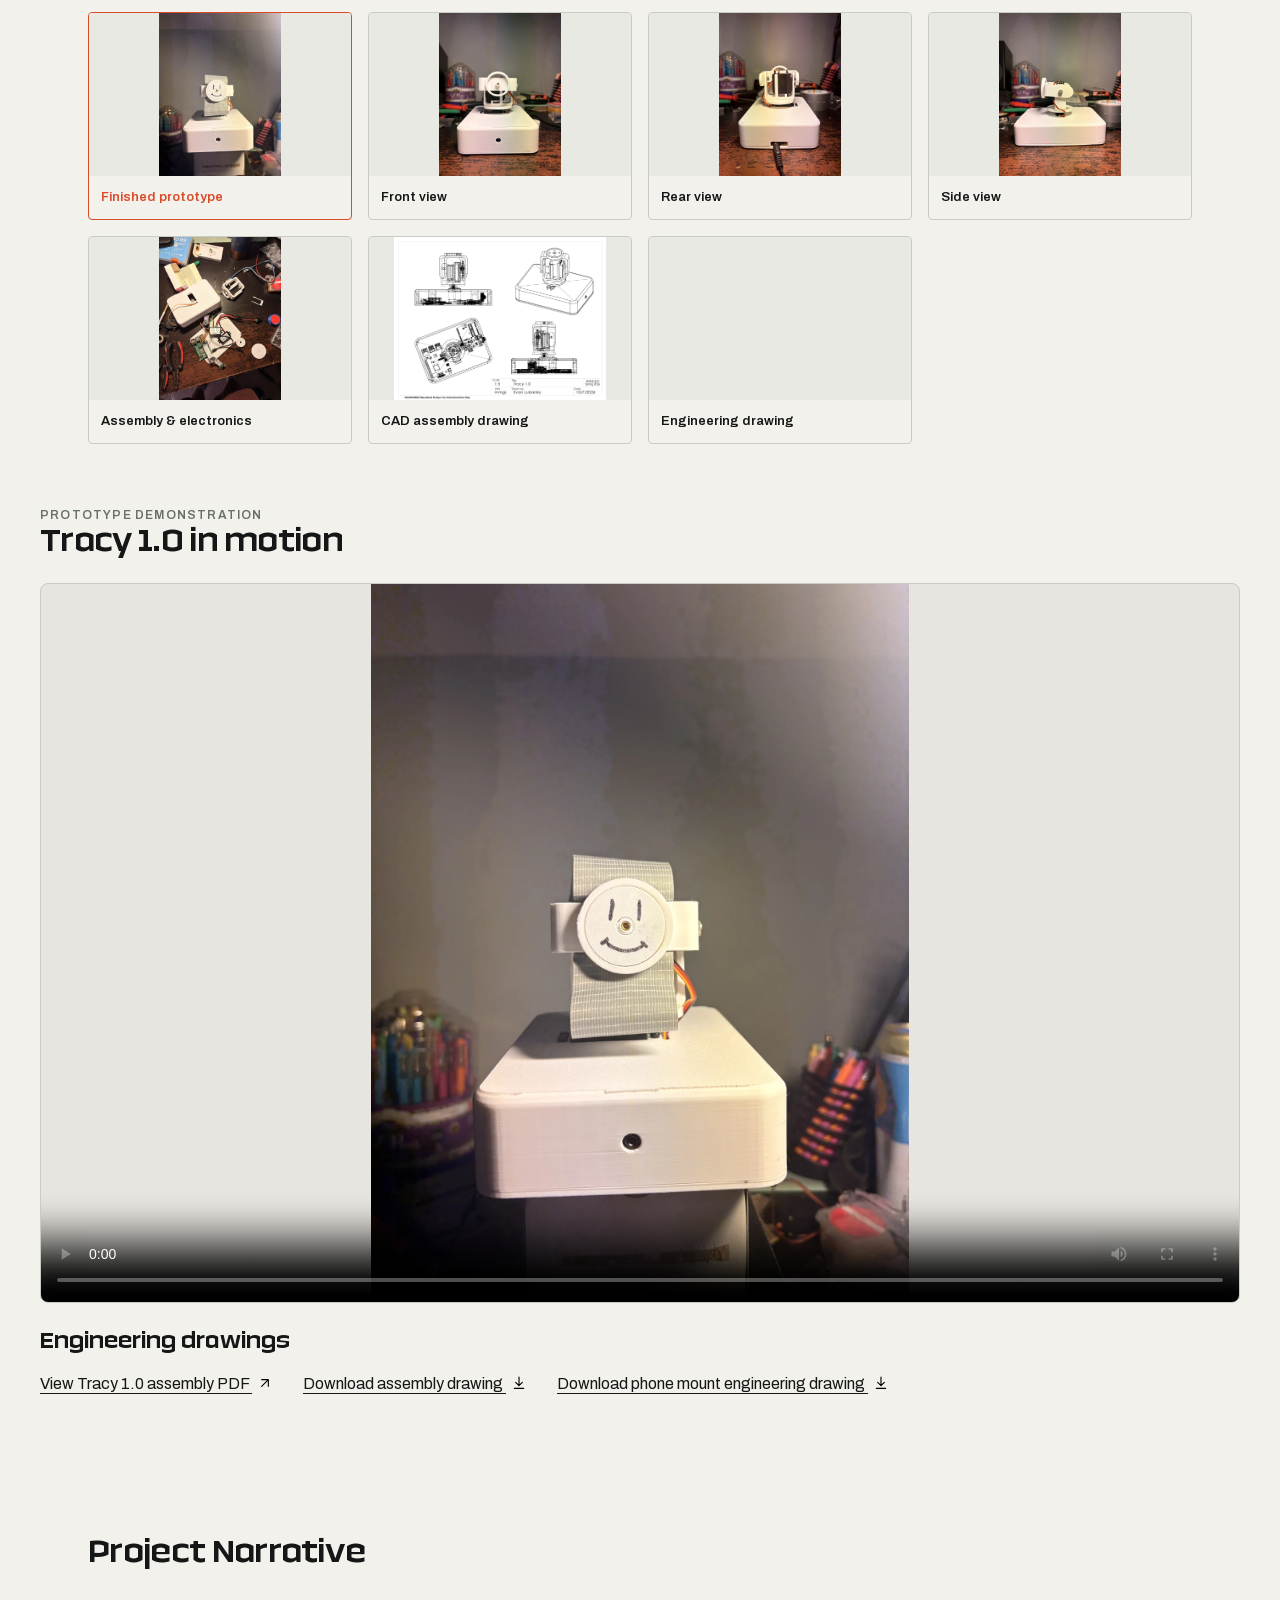
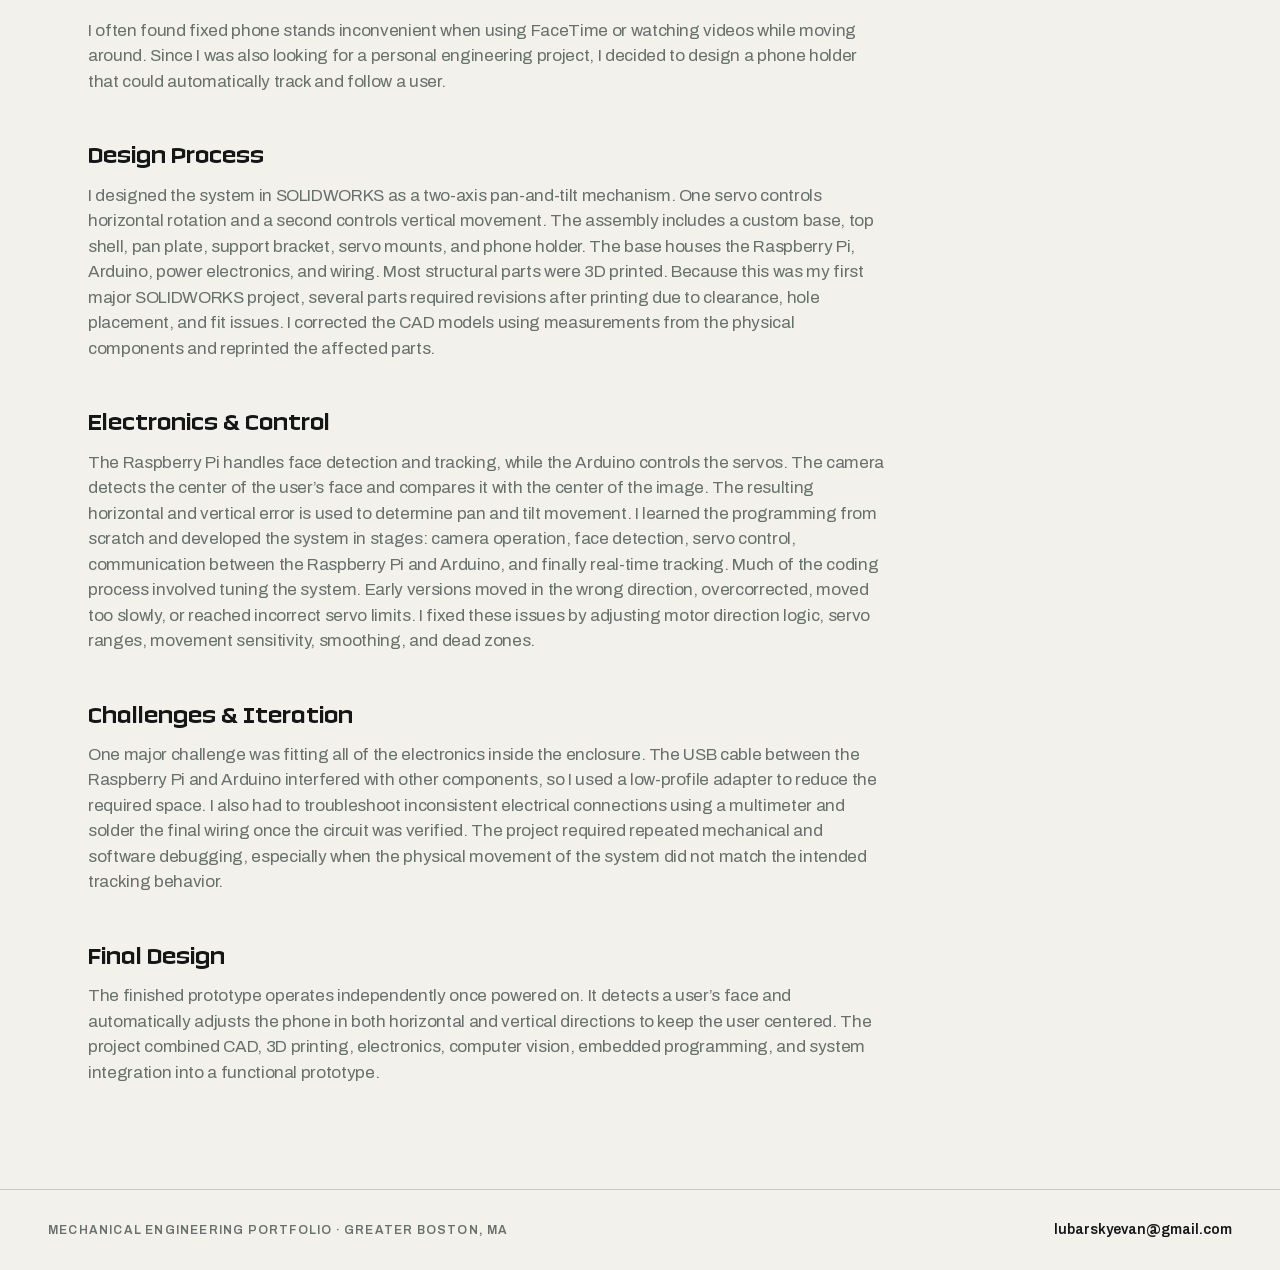
<file: face-tracking-phone-mount/index.html>
<!doctype html>
<html lang="en">
<head>
  <link rel="icon" type="image/png" href="EL.png">
  <meta charset="utf-8">
  <meta name="viewport" content="width=device-width, initial-scale=1">
  <title>Face-Tracking Phone Mount — Evan Lubarsky</title>
  <meta name="description" content="A compact electromechanical tracking system designed to keep a phone centered on a moving face through real-time computer vision and independent pan–tilt control.">
  <link rel="stylesheet" href="/assets/styles.css?v=20261008-icons">
  <script src="/assets/site.js?v=20261008-icons" defer></script>
</head>
<body>
  <header class="site-nav">
    <a class="brand" href="/?v=20261008-icons">EVAN LUBARSKY</a>
    <nav class="nav-links" aria-label="Main navigation">
      <a href="/?v=20261008-icons">Home</a>
      <details class="projects-menu">
        <summary>Projects <svg viewBox="0 0 12 8" aria-hidden="true"><path d="m1 1 5 5 5-5"/></svg></summary>
        <div class="projects-dropdown">
          <a href="/face-tracking-phone-mount/?v=20261008-icons">Computer Vision Face-Tracking Phone Mount</a>
          <a href="/autonomous-over-terrain-vehicle/?v=20261008-icons">Autonomous Over-Terrain Vehicle</a>
        </div>
      </details>
      <a href="/about/">About Me</a>
      <a href="/contact/?v=20261008-icons">Résumé &amp; Contact</a>
    </nav>
  </header>
  <main class="container">
    <section class="project-cover">
      <p class="eyebrow">Independent Project · June–August 2026</p>
      <h1>Computer Vision Face-Tracking Phone Mount (Tracy 1.0)</h1>
      <p>A compact electromechanical tracking system designed to keep a phone centered on a moving face through real-time computer vision and independent pan–tilt control.</p>
    </section>
    <dl class="project-details">
      <div><dt class="eyebrow">Role</dt><dd class="role-value">Designer &amp; Developer</dd></div>
      <div><dt class="eyebrow">Tools</dt><dd>SOLIDWORKS, Raspberry Pi 4, Arduino Uno, Python, OpenCV, Arduino C/C++</dd></div>
    </dl>
    <section class="gallery" data-gallery="face-tracking-phone-mount" aria-label="Computer Vision Face-Tracking Phone Mount (Tracy 1.0) photos and CAD">
      <div class="gallery-heading"><div><p class="eyebrow">Project Gallery</p><h2>Photos &amp; CAD</h2></div><p class="gallery-count" aria-live="polite">01 / 07</p></div>
      <div class="gallery-stage">
        <div class="gallery-visual" data-visual><svg viewBox="0 0 64 64" fill="none" aria-hidden="true"><rect x="9" y="13" width="46" height="38" rx="3"/><circle cx="23" cy="25" r="4"/><path d="m10 44 14-12 10 9 8-7 12 11"/></svg><span class="eyebrow">Photo</span></div>
        <div class="gallery-caption"><div><h3 data-gallery-title>Finished prototype</h3><p data-gallery-caption>Tracy 1.0 · Assembled phone mount</p></div><div class="gallery-arrows"><button type="button" data-gallery-prev aria-label="Previous gallery item"><svg class="link-icon" viewBox="0 0 24 24" aria-hidden="true" focusable="false"><path d="M20 12H4m6-6-6 6 6 6"/></svg></button><button type="button" data-gallery-next aria-label="Next gallery item"><svg class="link-icon" viewBox="0 0 24 24" aria-hidden="true" focusable="false"><path d="M4 12h16m-6-6 6 6-6 6"/></svg></button></div></div>
      </div>
      <div class="gallery-thumbnails" aria-label="Choose a photo or CAD view">
        <button type="button" class="gallery-thumb is-selected" aria-pressed="true" data-src="/assets/images/tracy/prototype.webp" data-kind="photo" data-title="Finished prototype" data-caption="Tracy 1.0 · Assembled phone mount"><span class="thumb-visual"><svg viewBox="0 0 64 64" fill="none" aria-hidden="true"><rect x="9" y="13" width="46" height="38" rx="3"/><circle cx="23" cy="25" r="4"/><path d="m10 44 14-12 10 9 8-7 12 11"/></svg><span class="eyebrow">Photo</span></span><span class="thumb-title">Finished prototype</span></button>
        <button type="button" class="gallery-thumb" aria-pressed="false" data-src="/assets/images/tracy/front.webp" data-kind="photo" data-title="Front view" data-caption="Pan–tilt mechanism and phone attachment"><span class="thumb-visual"><svg viewBox="0 0 64 64" fill="none" aria-hidden="true"><rect x="9" y="13" width="46" height="38" rx="3"/><circle cx="23" cy="25" r="4"/><path d="m10 44 14-12 10 9 8-7 12 11"/></svg><span class="eyebrow">Photo</span></span><span class="thumb-title">Front view</span></button>
        <button type="button" class="gallery-thumb" aria-pressed="false" data-src="/assets/images/tracy/back.webp" data-kind="photo" data-title="Rear view" data-caption="Servo installation and cable routing"><span class="thumb-visual"><svg viewBox="0 0 64 64" fill="none" aria-hidden="true"><rect x="9" y="13" width="46" height="38" rx="3"/><circle cx="23" cy="25" r="4"/><path d="m10 44 14-12 10 9 8-7 12 11"/></svg><span class="eyebrow">Photo</span></span><span class="thumb-title">Rear view</span></button>
        <button type="button" class="gallery-thumb" aria-pressed="false" data-src="/assets/images/tracy/side.webp" data-kind="photo" data-title="Side view" data-caption="Tilt axis and rotating base"><span class="thumb-visual"><svg viewBox="0 0 64 64" fill="none" aria-hidden="true"><rect x="9" y="13" width="46" height="38" rx="3"/><circle cx="23" cy="25" r="4"/><path d="m10 44 14-12 10 9 8-7 12 11"/></svg><span class="eyebrow">Photo</span></span><span class="thumb-title">Side view</span></button>
        <button type="button" class="gallery-thumb" aria-pressed="false" data-src="/assets/images/tracy/electronics.webp" data-kind="photo" data-title="Assembly &amp; electronics" data-caption="Raspberry Pi, camera, servos, and printed enclosure"><span class="thumb-visual"><svg viewBox="0 0 64 64" fill="none" aria-hidden="true"><rect x="9" y="13" width="46" height="38" rx="3"/><circle cx="23" cy="25" r="4"/><path d="m10 44 14-12 10 9 8-7 12 11"/></svg><span class="eyebrow">Photo</span></span><span class="thumb-title">Assembly &amp; electronics</span></button>
        <button type="button" class="gallery-thumb" aria-pressed="false" data-src="/assets/images/tracy/assembly-drawing.webp" data-kind="cad" data-title="CAD assembly drawing" data-caption="SOLIDWORKS · Tracy 1.0 assembly"><span class="thumb-visual"><svg viewBox="0 0 64 64" fill="none" aria-hidden="true"><path d="m32 7 23 13v25L32 58 9 45V20L32 7Z M9 20l23 13 23-13 M32 33v25 M20 14l23 13v25"/></svg><span class="eyebrow">CAD</span></span><span class="thumb-title">CAD assembly drawing</span></button>
        <button type="button" class="gallery-thumb" aria-pressed="false" data-src="/assets/images/tracy/engineering-drawing.webp" data-kind="cad" data-title="Engineering drawing" data-caption="SOLIDWORKS · Orthographic and isometric views"><span class="thumb-visual"><svg viewBox="0 0 64 64" fill="none" aria-hidden="true"><path d="m32 7 23 13v25L32 58 9 45V20L32 7Z M9 20l23 13 23-13 M32 33v25 M20 14l23 13v25"/></svg><span class="eyebrow">CAD</span></span><span class="thumb-title">Engineering drawing</span></button>
      </div>
      <noscript><p class="gallery-note">Enable JavaScript to browse the gallery.</p></noscript>
    </section>

<section class="project-demo"><p class="eyebrow">Prototype Demonstration</p><h2>Tracy 1.0 in motion</h2><video controls playsinline preload="metadata" poster="/assets/images/tracy/prototype.webp"><source src="/assets/videos/tracy-demo.mp4" type="video/mp4">Your browser cannot play this video. <a href="/assets/videos/tracy-demo.mp4">Download the demonstration</a>.</video><div class="drawing-downloads"><h3>Engineering drawings</h3><a href="/assets/documents/tracy/tracy-assembly.pdf" target="_blank" rel="noopener">View Tracy 1.0 assembly PDF <svg class="link-icon" viewBox="0 0 24 24" aria-hidden="true" focusable="false"><path d="M7 17 17 7M7 7h10v10"/></svg></a><a href="/assets/documents/tracy/tracy-assembly.pdf" download>Download assembly drawing <svg class="link-icon" viewBox="0 0 24 24" aria-hidden="true" focusable="false"><path d="M12 3v13m-5-5 5 5 5-5M5 20h14"/></svg></a><a href="/assets/documents/tracy/engineering-drawing.pdf" download>Download phone mount engineering drawing <svg class="link-icon" viewBox="0 0 24 24" aria-hidden="true" focusable="false"><path d="M12 3v13m-5-5 5 5 5-5M5 20h14"/></svg></a></div></section>
    <section class="narrative">
      <h2>Project Narrative</h2>
      <p>I often found fixed phone stands inconvenient when using FaceTime or watching videos while moving around. Since I was also looking for a personal engineering project, I decided to design a phone holder that could automatically track and follow a user.</p>
      <section>
        <h3>Design Process</h3>
        <p>I designed the system in SOLIDWORKS as a two-axis pan-and-tilt mechanism. One servo controls horizontal rotation and a second controls vertical movement. The assembly includes a custom base, top shell, pan plate, support bracket, servo mounts, and phone holder. The base houses the Raspberry Pi, Arduino, power electronics, and wiring. Most structural parts were 3D printed. Because this was my first major SOLIDWORKS project, several parts required revisions after printing due to clearance, hole placement, and fit issues. I corrected the CAD models using measurements from the physical components and reprinted the affected parts.</p>
      </section>
      <section>
        <h3>Electronics &amp; Control</h3>
        <p>The Raspberry Pi handles face detection and tracking, while the Arduino controls the servos. The camera detects the center of the user’s face and compares it with the center of the image. The resulting horizontal and vertical error is used to determine pan and tilt movement. I learned the programming from scratch and developed the system in stages: camera operation, face detection, servo control, communication between the Raspberry Pi and Arduino, and finally real-time tracking. Much of the coding process involved tuning the system. Early versions moved in the wrong direction, overcorrected, moved too slowly, or reached incorrect servo limits. I fixed these issues by adjusting motor direction logic, servo ranges, movement sensitivity, smoothing, and dead zones.</p>
      </section>
      <section>
        <h3>Challenges &amp; Iteration</h3>
        <p>One major challenge was fitting all of the electronics inside the enclosure. The USB cable between the Raspberry Pi and Arduino interfered with other components, so I used a low-profile adapter to reduce the required space. I also had to troubleshoot inconsistent electrical connections using a multimeter and solder the final wiring once the circuit was verified. The project required repeated mechanical and software debugging, especially when the physical movement of the system did not match the intended tracking behavior.</p>
      </section>
      <section>
        <h3>Final Design</h3>
        <p>The finished prototype operates independently once powered on. It detects a user’s face and automatically adjusts the phone in both horizontal and vertical directions to keep the user centered. The project combined CAD, 3D printing, electronics, computer vision, embedded programming, and system integration into a functional prototype.</p>
      </section>
    </section>
  </main>
  <footer class="site-footer">
    <p class="eyebrow">Mechanical engineering portfolio · Greater Boston, MA</p>
    <a href="mailto:lubarskyevan@gmail.com">lubarskyevan@gmail.com</a>
  </footer>
</body>
</html>
</file>
<file: assets/styles.css>
@font-face { font-family: Archivo; src: url('fonts/archivo-regular.woff2') format('woff2'); font-weight: 400; font-display: swap; }
@font-face { font-family: Archivo; src: url('fonts/archivo-semibold.woff2') format('woff2'); font-weight: 600; font-display: swap; }
@font-face { font-family: Technor; src: url('fonts/technor-semibold.woff2') format('woff2'); font-weight: 600; font-display: swap; }
@font-face { font-family: Technor; src: url('fonts/technor-bold.woff2') format('woff2'); font-weight: 700; font-display: swap; }

:root { --ink: #141716; --paper: #f3f1ec; --steel: #68706c; --accent: #d94b2b; --line: #c9ccc5; }
* { box-sizing: border-box; }
html { scroll-behavior: smooth; }
body { margin: 0; background: var(--paper); color: var(--ink); font-family: Archivo, Arial, sans-serif; -webkit-font-smoothing: antialiased; }
h1, h2, h3, p, figure, dl, dd { margin: 0; }
a { color: inherit; text-decoration: none; }
a:focus-visible { outline: 2px solid var(--accent); outline-offset: 5px; }
h1, h2, h3 { font-family: Technor, Arial, sans-serif; }
h1 { font-size: 60px; font-weight: 700; line-height: 1; letter-spacing: -.03em; }
h2 { font-size: 34px; font-weight: 600; line-height: 1.08; letter-spacing: -.02em; }
h3 { font-size: 24px; font-weight: 600; line-height: 1.1; }
p { font-size: 17px; line-height: 1.5; letter-spacing: -.02em; color: var(--steel); }
.eyebrow { font-size: 12px; font-weight: 600; line-height: 1.2; letter-spacing: 1.2px; text-transform: uppercase; color: var(--steel); }
.site-nav { display: flex; align-items: center; justify-content: space-between; padding: 26px 48px; border-bottom: 1px solid var(--line); }
.brand { font-family: Technor, Arial, sans-serif; font-size: 22px; font-weight: 700; line-height: 1.2; letter-spacing: .6px; }
.nav-links { display: flex; align-items: center; gap: 24px; }
.nav-links > a, .projects-menu summary { font-size: 16px; line-height: 1.2; font-weight: 600; letter-spacing: 1.2px; text-transform: uppercase; }
a, summary { transition: color .18s ease; }
a:hover, summary:hover, a:focus-visible, summary:focus-visible { color: var(--accent); }
.site-nav { position: relative; z-index: 10; }
.projects-menu { position: relative; }
.projects-menu summary { display: flex; align-items: center; gap: 7px; cursor: pointer; padding: 6px 0; list-style: none; }
.projects-menu summary::-webkit-details-marker { display: none; }
.projects-menu summary:focus-visible { outline: 2px solid var(--accent); outline-offset: 5px; }
.projects-menu summary svg { width: 10px; height: 7px; fill: none; stroke: currentColor; stroke-width: 1.5; transition: transform .18s ease; }
.projects-menu[open] summary { color: var(--accent); }
.projects-menu[open] summary svg { transform: rotate(180deg); }
.projects-dropdown { position: absolute; left: -20px; top: 100%; width: 320px; padding: 12px; border: 1px solid var(--line); border-radius: 4px; background: var(--paper); box-shadow: 0 12px 24px #14171612; animation: dropdown-in .16s ease-out; }
@keyframes dropdown-in { from { opacity: 0; transform: translateY(-6px); } to { opacity: 1; transform: translateY(0); } }
.projects-dropdown a { display: block; padding: 14px 10px; font-size: 15px; font-weight: 600; line-height: 1.45; letter-spacing: 0; }
.projects-dropdown a + a { border-top: 1px solid var(--line); }
.projects-dropdown a:hover, .projects-dropdown a:focus-visible { color: var(--accent); background: #d94b2b08; }
.container { width: 100%; max-width: 1200px; margin: 0 auto; }
.introduction { display: flex; align-items: center; gap: 48px; padding: 104px 48px 96px; border-bottom: 1px solid var(--line); }
.intro-copy { display: flex; flex-direction: column; gap: 28px; flex: 1; max-width: 700px; min-width: 0; }
.text-links { display: flex; gap: 20px; }
.text-links a { font-size: 15px; font-weight: 600; line-height: 1.2; }
.placeholder { display: flex; align-items: center; justify-content: center; text-align: center; background: var(--steel); border-radius: 4px; }
.placeholder .eyebrow { color: var(--paper); }
.portrait { width: 320px; height: 360px; flex-shrink: 0; padding: 24px; }
.portrait .eyebrow { letter-spacing: 1px; }
.portrait.has-photo { padding: 0; overflow: hidden; }
.portrait img { width: 100%; height: 100%; object-fit: cover; }
.selected-work { padding: 80px 48px; display: flex; flex-direction: column; gap: 32px; border-bottom: 1px solid var(--line); }
.project-grid { display: grid; grid-template-columns: repeat(2, minmax(0, 1fr)); gap: 20px; align-items: start; }
.project-card { display: flex; flex-direction: column; gap: 18px; padding: 24px; border: 1px solid var(--line); border-radius: 4px; transition: border-color .2s ease, transform .2s ease; }
.project-card:hover { border-color: var(--accent); transform: translateY(-3px); }
.project-card .details-link { color: var(--accent); font-size: 14px; font-weight: 600; line-height: 1.2; }
.about { padding: 80px 48px; display: flex; flex-direction: column; gap: 28px; }
.about > p:last-child { max-width: 760px; }
.site-footer { display: flex; align-items: center; justify-content: space-between; gap: 24px; padding: 32px 48px; border-top: 1px solid var(--line); }
.site-footer a { font-size: 14px; font-weight: 600; line-height: 1.2; }
.project-cover { display: flex; flex-direction: column; gap: 28px; padding: 104px 48px 72px; border-bottom: 1px solid var(--line); }
.project-cover > p:last-child { max-width: 760px; }
.project-details { display: flex; gap: 20px; padding: 56px 48px; border-bottom: 1px solid var(--line); align-items: flex-start; }
.project-details > div { width: 250px; display: flex; flex-direction: column; gap: 8px; }
.project-details > .systems { width: 350px; }
.project-details dt { font-size: 12px; line-height: 1.2; }
.project-details .role-value { color: var(--ink); font-size: 16px; line-height: 1.35; font-weight: 600; }
.project-details dd { color: var(--steel); font-size: 17px; line-height: 1.5; letter-spacing: -.02em; }
.gallery { padding: 64px 48px 0; }
.gallery-heading { display: flex; align-items: flex-end; justify-content: space-between; gap: 24px; margin-bottom: 28px; }
.gallery-heading .eyebrow { margin-bottom: 14px; }
.gallery-count { font-size: 13px; font-weight: 600; letter-spacing: 1px; }
.gallery-stage { border: 1px solid var(--line); border-radius: 4px; overflow: hidden; }
.gallery-visual { position: relative; overflow: hidden; aspect-ratio: 16 / 9; background: #e8e9e3; display: flex; flex-direction: column; align-items: center; justify-content: center; gap: 14px; }
.gallery-visual.is-cad { background: #e0e5df; }
.gallery-visual svg { width: 72px; height: 72px; stroke: var(--steel); stroke-width: 1.25; }
.gallery-visual img { position: absolute; inset: 0; width: 100%; height: 100%; object-fit: contain; }
.gallery-caption { display: flex; justify-content: space-between; gap: 24px; align-items: center; padding: 24px; }
.gallery-caption h3 { font-size: 22px; margin-bottom: 8px; }
.gallery-caption p { font-size: 14px; }
.gallery-arrows { display: flex; gap: 8px; }
button { font: inherit; cursor: pointer; color: var(--ink); }
.gallery-arrows button { width: 42px; height: 42px; border: 1px solid var(--line); border-radius: 4px; background: transparent; font-size: 20px; }
.gallery-arrows button:hover, .gallery-arrows button:focus-visible { color: var(--accent); border-color: var(--accent); }
.gallery-thumbnails { display: grid; grid-template-columns: repeat(4,minmax(0,1fr)); gap: 16px; margin-top: 20px; }
.gallery-thumb { border: 1px solid var(--line); border-radius: 4px; background: transparent; padding: 0; overflow: hidden; text-align: left; }
.gallery-thumb:hover, .gallery-thumb.is-selected { border-color: var(--accent); color: var(--accent); }
.gallery-thumb:focus-visible { outline: 2px solid var(--accent); outline-offset: 3px; }
.thumb-visual { position: relative; overflow: hidden; aspect-ratio: 16 / 10; background: #e8e9e3; display: flex; align-items: center; justify-content: center; flex-direction: column; gap: 6px; }
.thumb-visual svg { width: 38px; height: 38px; stroke: var(--steel); stroke-width: 1.25; }
.thumb-visual .eyebrow { font-size: 10px; }
.thumb-visual img { position: absolute; inset: 0; width: 100%; height: 100%; object-fit: contain; }
.thumb-title { display: block; font-size: 13px; font-weight: 600; padding: 12px; line-height: 1.4; }
.gallery-note { margin-top: 16px; font-size: 14px; }
.narrative { display: flex; flex-direction: column; gap: 48px; padding: 72px 48px 104px; }
.narrative > p, .narrative > section { max-width: 800px; }
.narrative > section { display: flex; flex-direction: column; gap: 14px; }
.contact { display: flex; flex-direction: column; gap: 32px; padding: 104px 48px; }
.contact > p:last-of-type { max-width: 650px; }
.contact-details { display: flex; flex-direction: column; gap: 14px; width: 100%; max-width: 650px; padding: 24px; border: 1px solid #000; border-radius: 4px; }
.contact-details a, .resume-download { font-size: 17px; font-weight: 600; line-height: 1.4; overflow-wrap: anywhere; }
.resume-preview { display: flex; flex-direction: column; gap: 0; width: 100%; max-width: 1000px; }
.resume-preview > h2 { margin-bottom: 24px; }
.resume-toolbar { display: flex; justify-content: space-between; align-items: center; gap: 16px; padding: 20px 24px; border: 1px solid var(--line); border-bottom: 0; border-radius: 4px 4px 0 0; }
.resume-toolbar > div { display: flex; gap: 20px; }
.resume-toolbar a { font-size: 14px; font-weight: 600; line-height: 1.4; }
.resume-download { color: var(--accent); }
.resume-box { border: 1px solid var(--line); border-radius: 0 0 4px 4px; max-height: 820px; overflow-y: auto; background: #e8e9e3; padding: 32px; }
.resume-box img { display: block; width: 100%; height: auto; background: white; box-shadow: 0 3px 14px #14171618; }

/* Inset rules match the source's borders without changing its measured spacing. */
.site-nav, .introduction, .selected-work, .project-cover, .project-details { border: 0; box-shadow: inset 0 -1px var(--line); }
.site-footer { border: 0; box-shadow: inset 0 1px var(--line); }
.project-card { border: 0; box-shadow: inset 0 0 0 1px var(--line); transition: box-shadow .2s ease, transform .2s ease; }
.project-card:hover { box-shadow: inset 0 0 0 1px var(--accent); }
.contact-details { border: 0; box-shadow: inset 0 0 0 1px #000; }

/* Preserve the desktop design while keeping the original content readable on phones. */
@media (max-width: 900px) {
  .site-nav { flex-wrap: wrap; gap: 20px; padding: 24px; }
  .introduction { padding: 72px 32px; gap: 32px; }
  .portrait { width: 260px; height: 300px; }
  h1 { font-size: 48px; }
  .selected-work, .about { padding: 64px 32px; }
  .project-cover, .contact { padding: 72px 32px; }
  .project-details { padding: 40px 32px; }
  .narrative { padding: 64px 32px 80px; }
  .gallery { padding: 56px 32px 0; }
  .site-footer { padding: 32px; flex-wrap: wrap; }
}
@media (max-width: 600px) {
  .site-nav { align-items: flex-start; flex-direction: column; }
  .nav-links { gap: 18px; flex-wrap: wrap; }
  .nav-links > a, .projects-menu summary { font-size: 12px; letter-spacing: .8px; }
  .projects-dropdown { left: -74px; width: min(320px, calc(100vw - 48px)); }
  .projects-dropdown a { font-size: 14px; }
  h1 { font-size: 42px; letter-spacing: -.8px; }
  h2 { font-size: 30px; }
  .introduction { flex-direction: column; align-items: stretch; padding: 56px 24px; }
  .portrait { width: 100%; max-width: 320px; height: 360px; }
  .selected-work, .about { padding: 56px 24px; }
  .project-grid { grid-template-columns: 1fr; }
  .project-cover, .contact { padding: 56px 24px; }
  .project-details { padding: 40px 24px; flex-direction: column; gap: 28px; }
  .project-details > div, .project-details > .systems { width: 100%; }
  .gallery { padding: 48px 24px 0; }
  .gallery-caption { align-items: flex-start; padding: 20px; gap: 16px; }
  .gallery-caption h3 { font-size: 20px; }
  .gallery-arrows { gap: 6px; }
  .gallery-arrows button { width: 34px; height: 34px; }
  .gallery-thumbnails { grid-template-columns: repeat(2,minmax(0,1fr)); gap: 12px; }
  .narrative { padding: 56px 24px 72px; gap: 36px; }
  .contact-details { padding: 20px; }
  .resume-toolbar { flex-direction: column; align-items: flex-start; padding: 18px; }
  .resume-box { padding: 12px; max-height: 620px; }
  .site-footer { padding: 28px 24px; align-items: flex-start; flex-direction: column; gap: 16px; }
}
@media (prefers-reduced-motion: reduce) {
  html { scroll-behavior: auto; }
  .project-card { transition: none; }
  .project-card:hover { transform: none; }
  a, summary, .projects-menu summary svg { transition: none; }
  .projects-dropdown { animation: none; }
}

.project-demo{margin:64px 0}.project-demo video{display:block;width:100%;max-height:720px;margin:24px 0;background:#e7e5df;border:1px solid var(--line);border-radius:8px}.drawing-downloads{display:flex;flex-wrap:wrap;gap:18px 30px;align-items:center}.drawing-downloads h3{width:100%;margin-bottom:0}.drawing-downloads a{font-size:16px;text-decoration:underline;text-underline-offset:4px}

.link-icon{display:inline-block;width:16px;height:16px;margin-left:5px;vertical-align:-2px;fill:none;stroke:#000;stroke-width:1.7;stroke-linecap:round;stroke-linejoin:round;flex-shrink:0}.gallery-arrows .link-icon{width:20px;height:20px;margin:0;vertical-align:middle}.projects-menu summary svg{stroke:#000}

.about-button{display:inline-flex;align-items:center;gap:8px;align-self:flex-start;padding:14px 20px;border:1px solid var(--ink);border-radius:4px;font-weight:600;transition:color .18s,border-color .18s}.about-button:hover{border-color:var(--accent)}.about-page{padding:80px 48px}.about-lead{display:grid;grid-template-columns:minmax(0,1fr) 260px;gap:64px;align-items:center}.about-lead>div{display:grid;gap:28px}.about-lead img{width:100%;height:320px;object-fit:cover;border-radius:4px}.personal-stories,.personal-photos{margin-top:80px;display:grid;gap:28px}.personal-grid{display:grid;grid-template-columns:repeat(2,minmax(0,1fr));gap:32px}.personal-grid article{padding-top:24px;border-top:1px solid var(--line);display:grid;gap:16px}.photo-space{aspect-ratio:4/3;background:#e8e9e3;display:grid;place-items:center;color:var(--steel)}.personal-grid figcaption{margin-top:12px;color:var(--steel);font-size:15px}@media(max-width:700px){.about-page{padding:56px 24px}.about-lead,.personal-grid{grid-template-columns:1fr;gap:32px}.about-lead img{max-width:320px}.personal-stories,.personal-photos{margin-top:56px}}

.red-bull-photos{display:grid;grid-template-columns:repeat(2,minmax(0,1fr));gap:16px;align-items:start;margin-top:8px}.red-bull-photos img{display:block;width:100%;height:auto;border-radius:4px}.red-bull-photos figcaption{font-size:14px;color:var(--steel);margin-top:10px;line-height:1.4}@media(max-width:500px){.red-bull-photos{grid-template-columns:1fr;gap:24px}}

.about-lead{grid-template-columns:minmax(0,1fr) minmax(260px,400px);gap:48px}.about-lead img{height:auto;aspect-ratio:1;object-fit:contain}@media(max-width:700px){.about-lead{grid-template-columns:1fr;gap:32px}.about-lead img{max-width:100%}}

.personal-slideshow{margin-top:8px;min-width:0}.personal-slideshow[hidden],.personal-slideshow [hidden]{display:none}.personal-slideshow img{display:block;width:100%;height:auto;max-height:540px;object-fit:contain;background:#e8e9e3;border-radius:4px}.personal-slideshow figcaption{font-size:14px;line-height:1.4;margin-top:10px;color:var(--steel)}.slideshow-controls{display:flex;align-items:center;justify-content:center;gap:20px;margin-top:16px}.slideshow-controls button{width:40px;height:40px;border:1px solid var(--line);border-radius:4px;background:transparent}.slideshow-controls button:hover{border-color:var(--accent)}.slideshow-controls .link-icon{margin:0}.slideshow-controls span{font-size:14px;color:var(--steel)}
</file>
